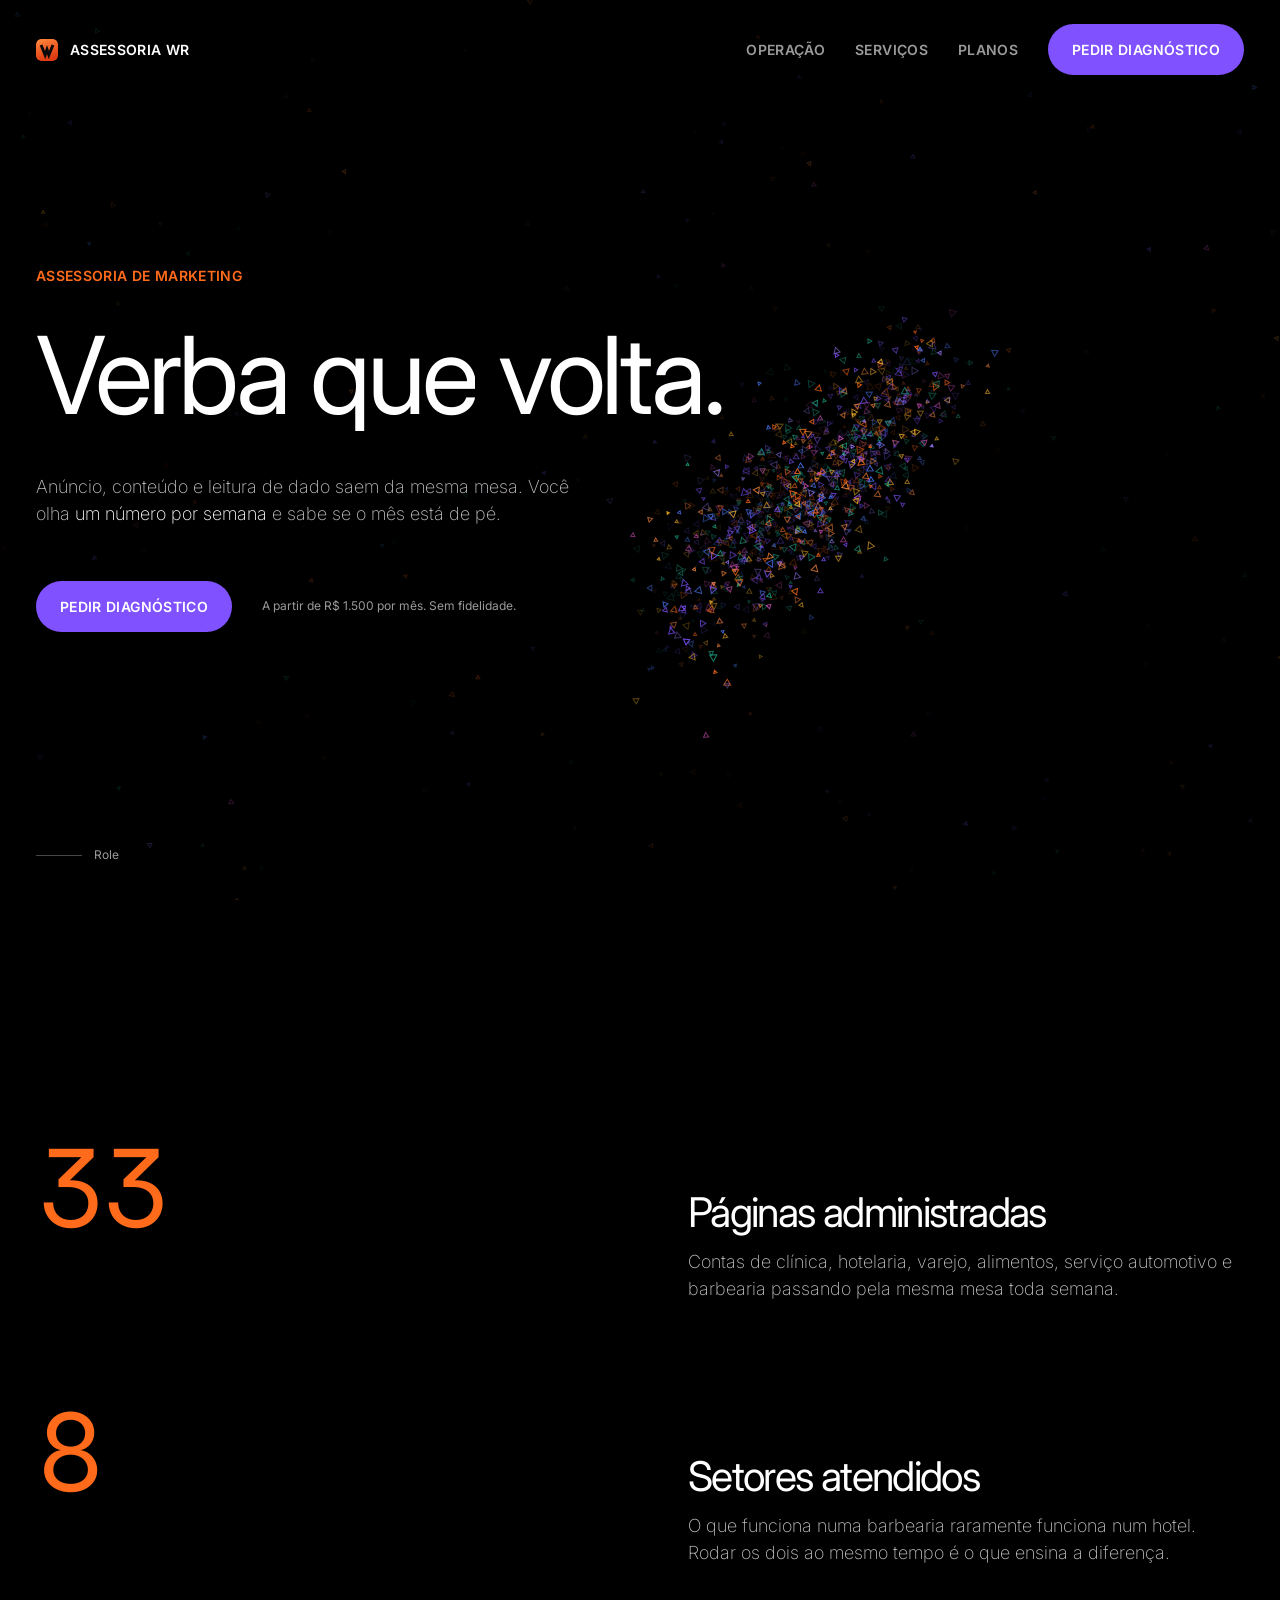
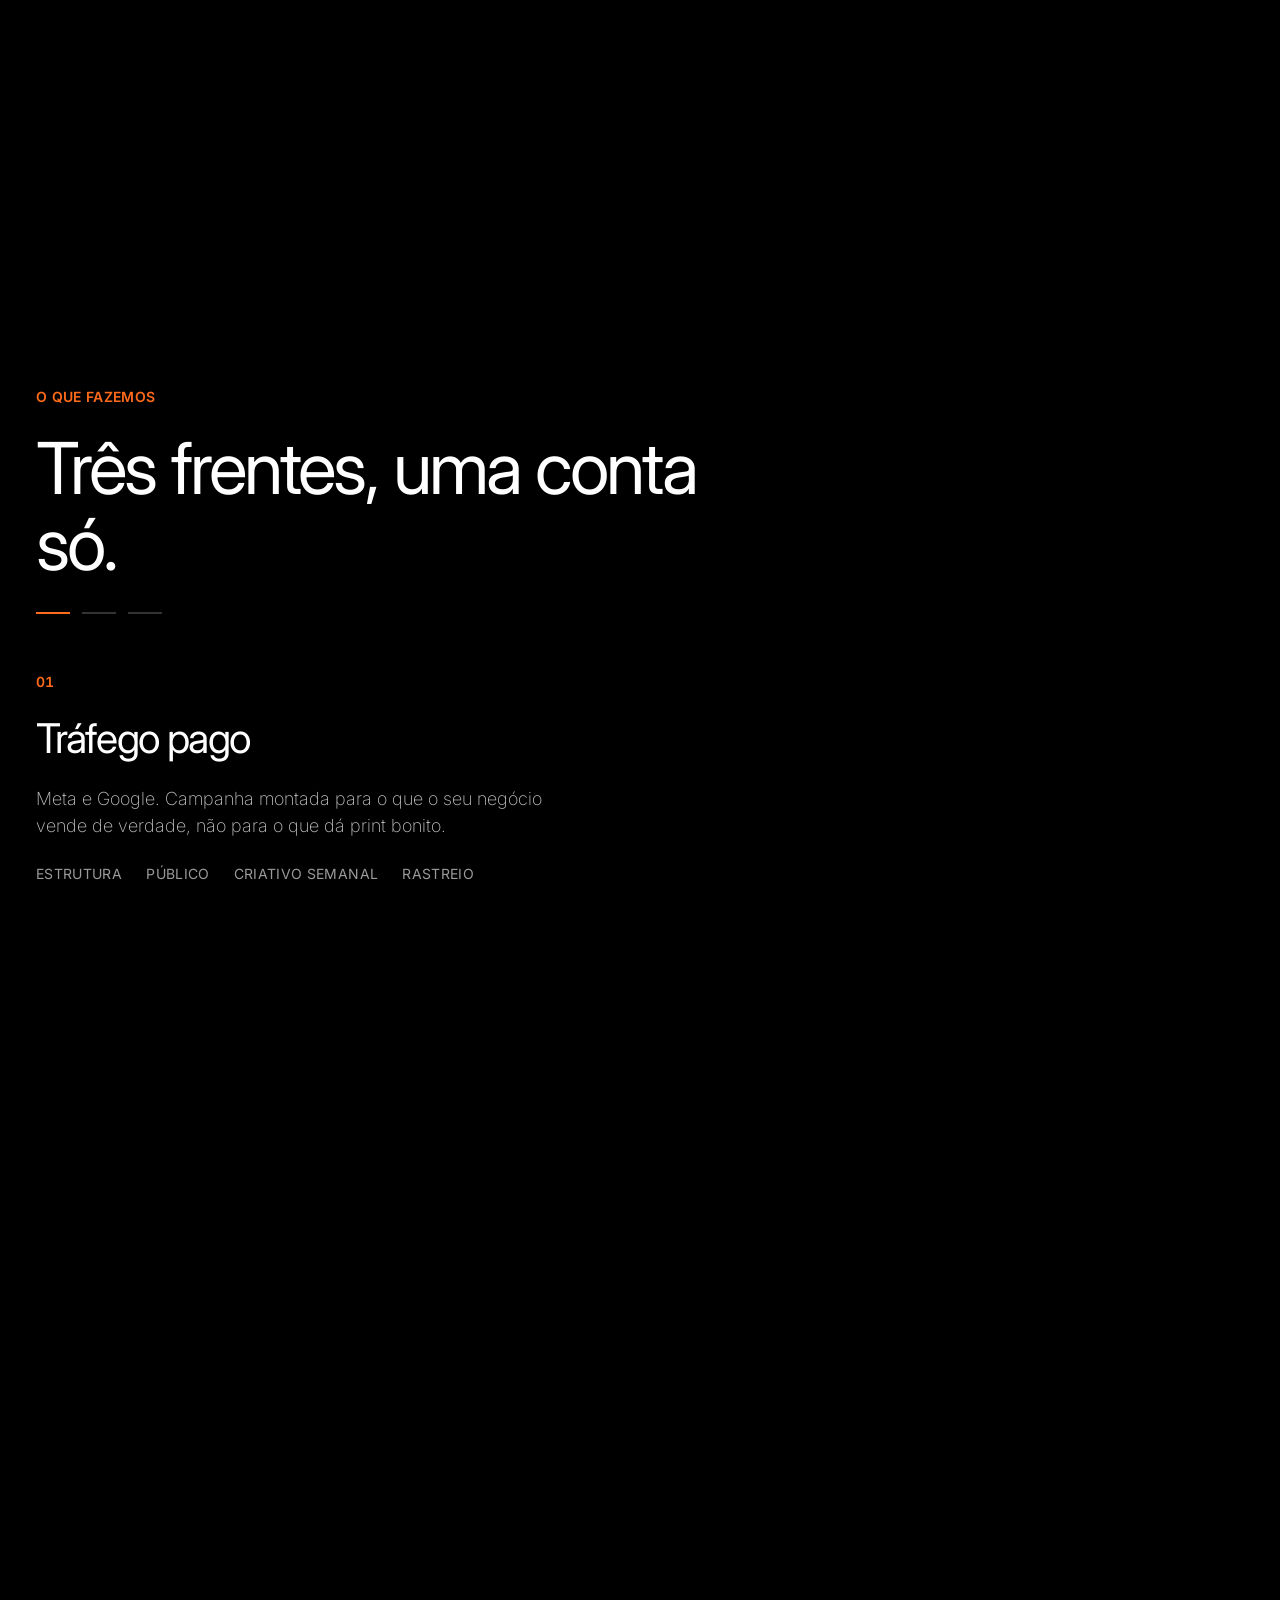
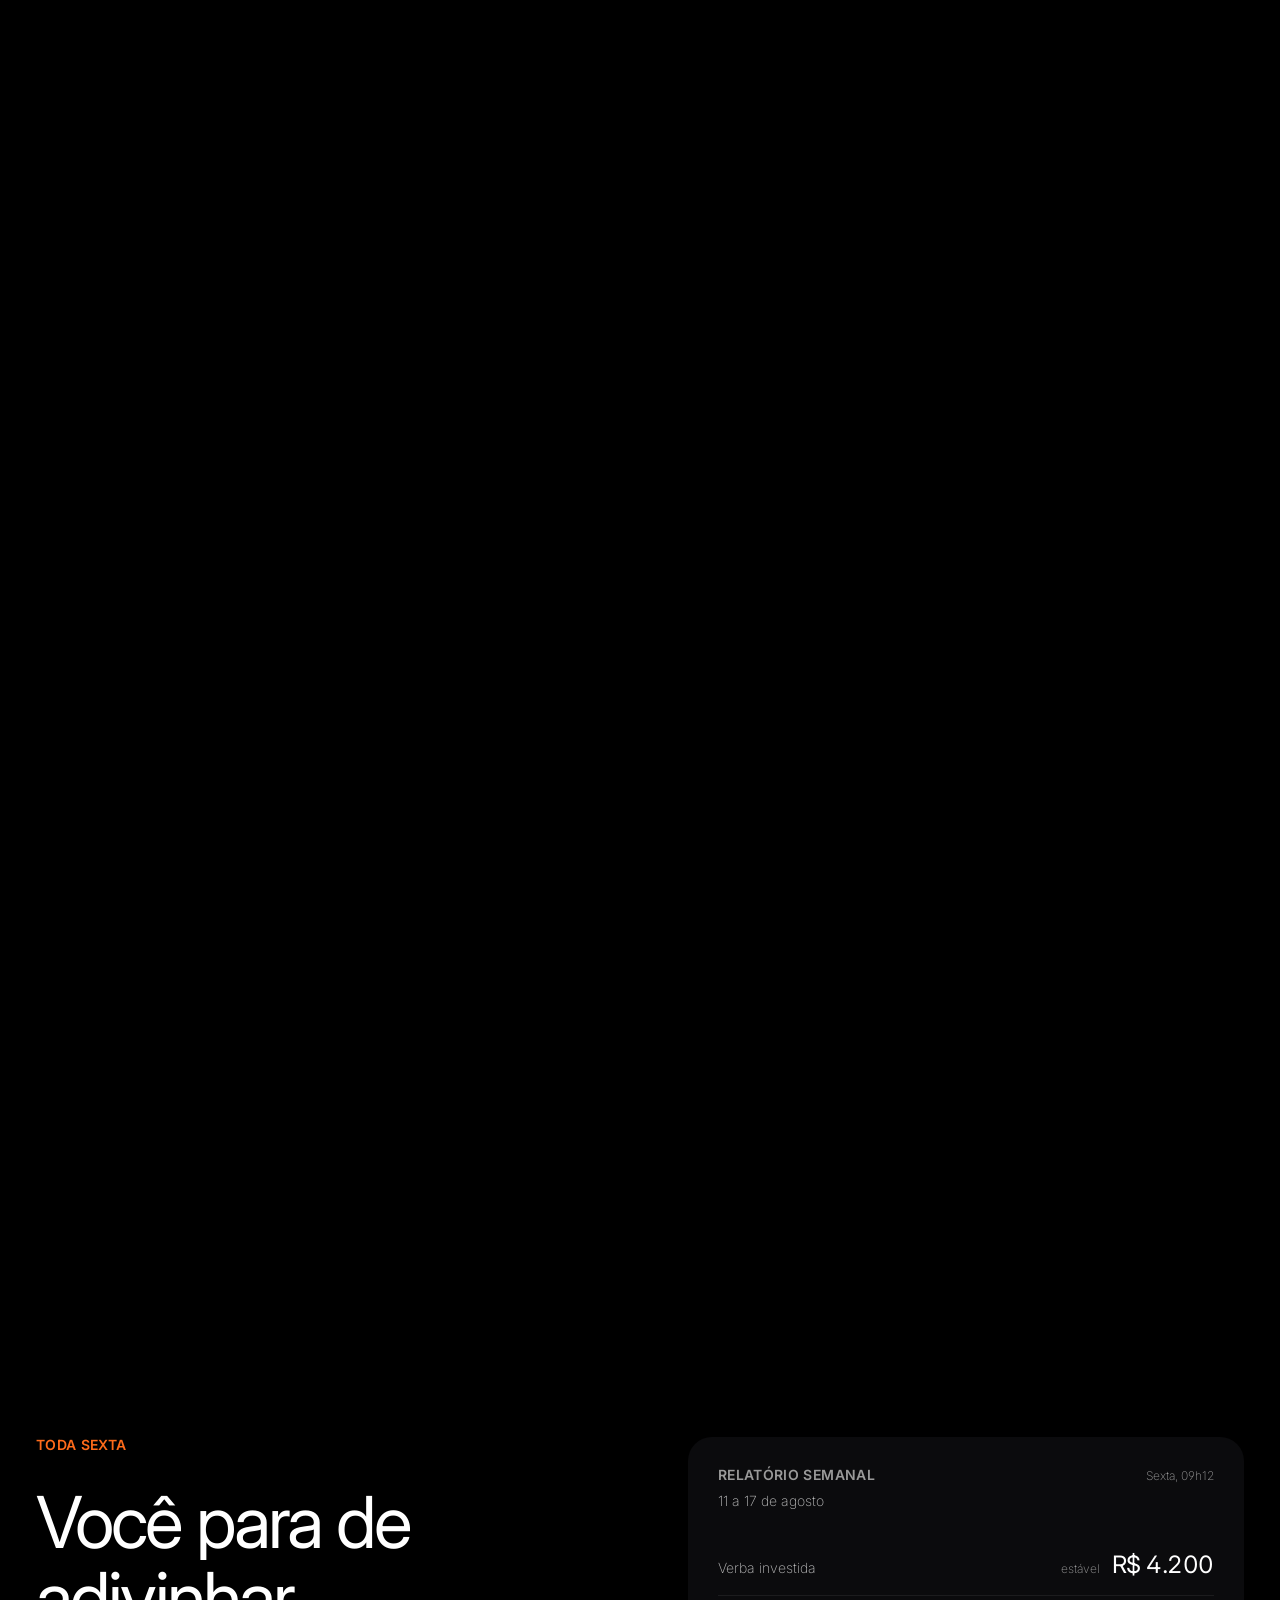
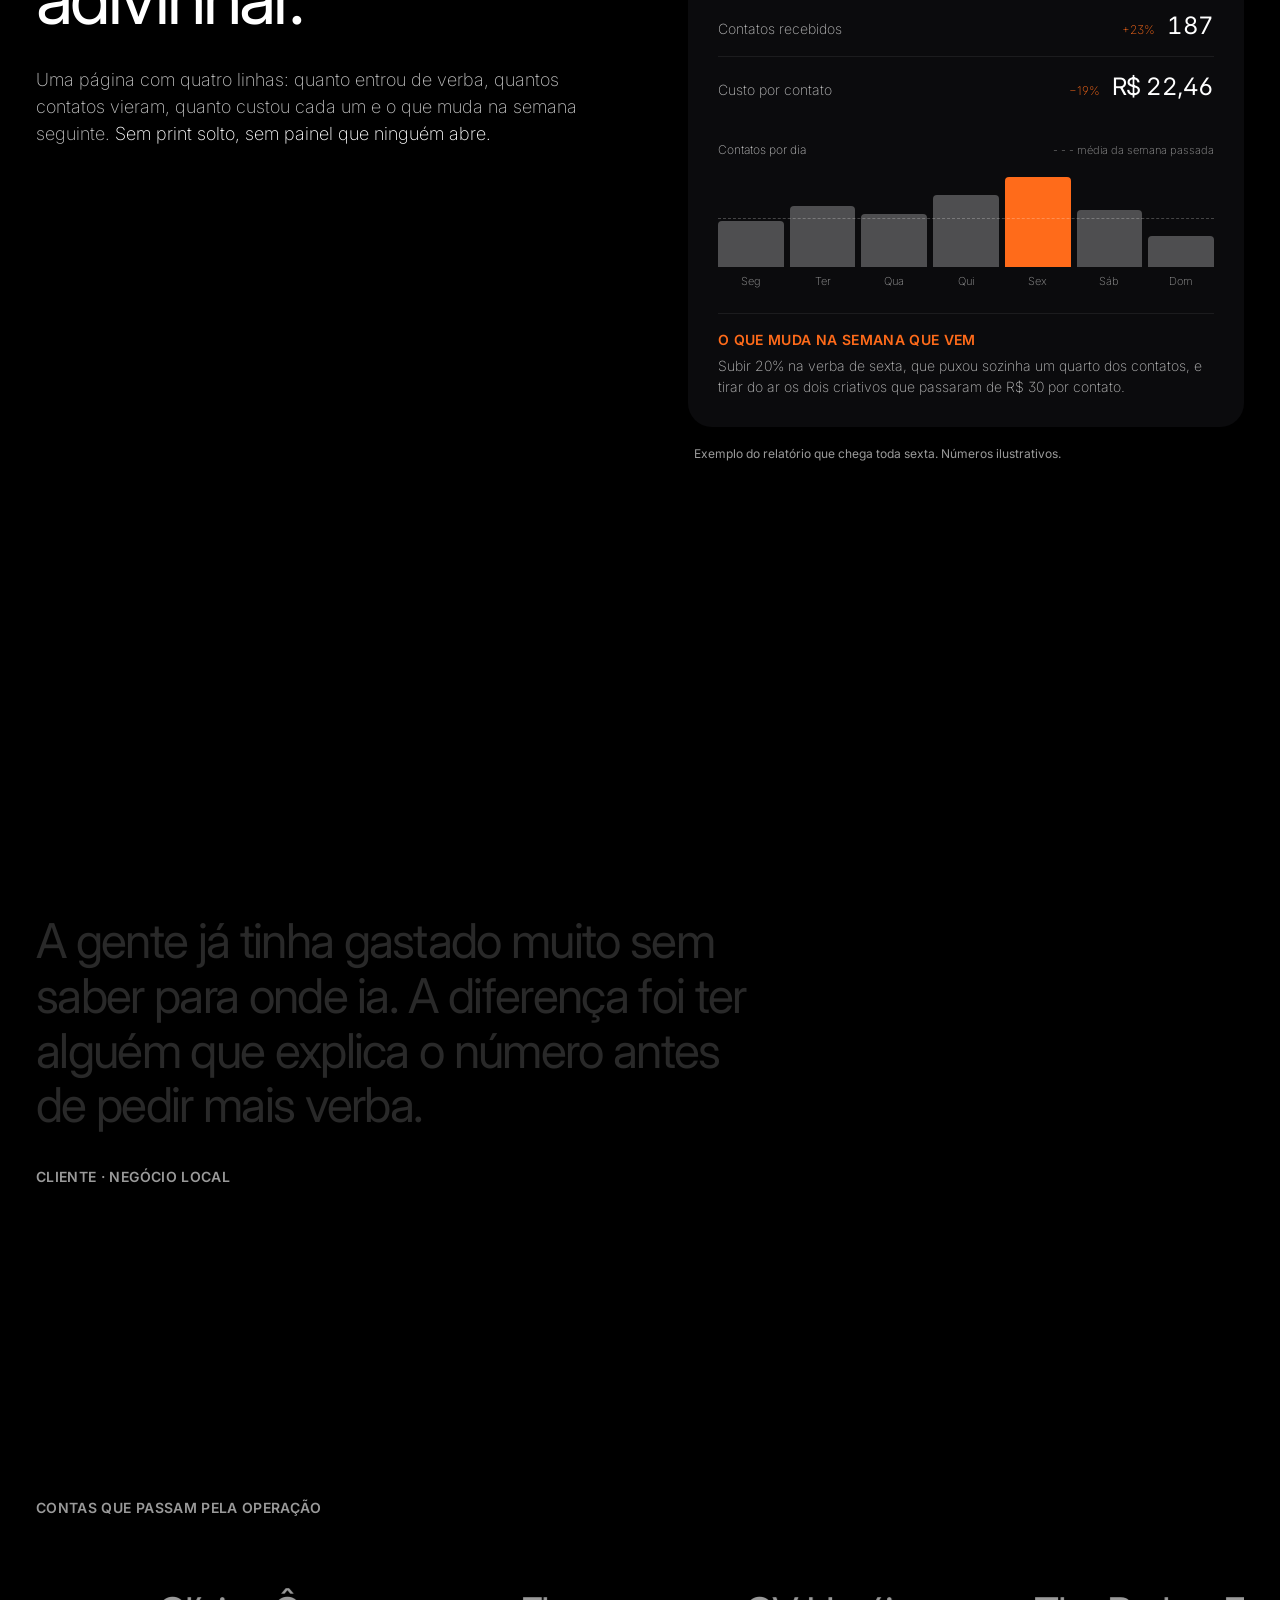
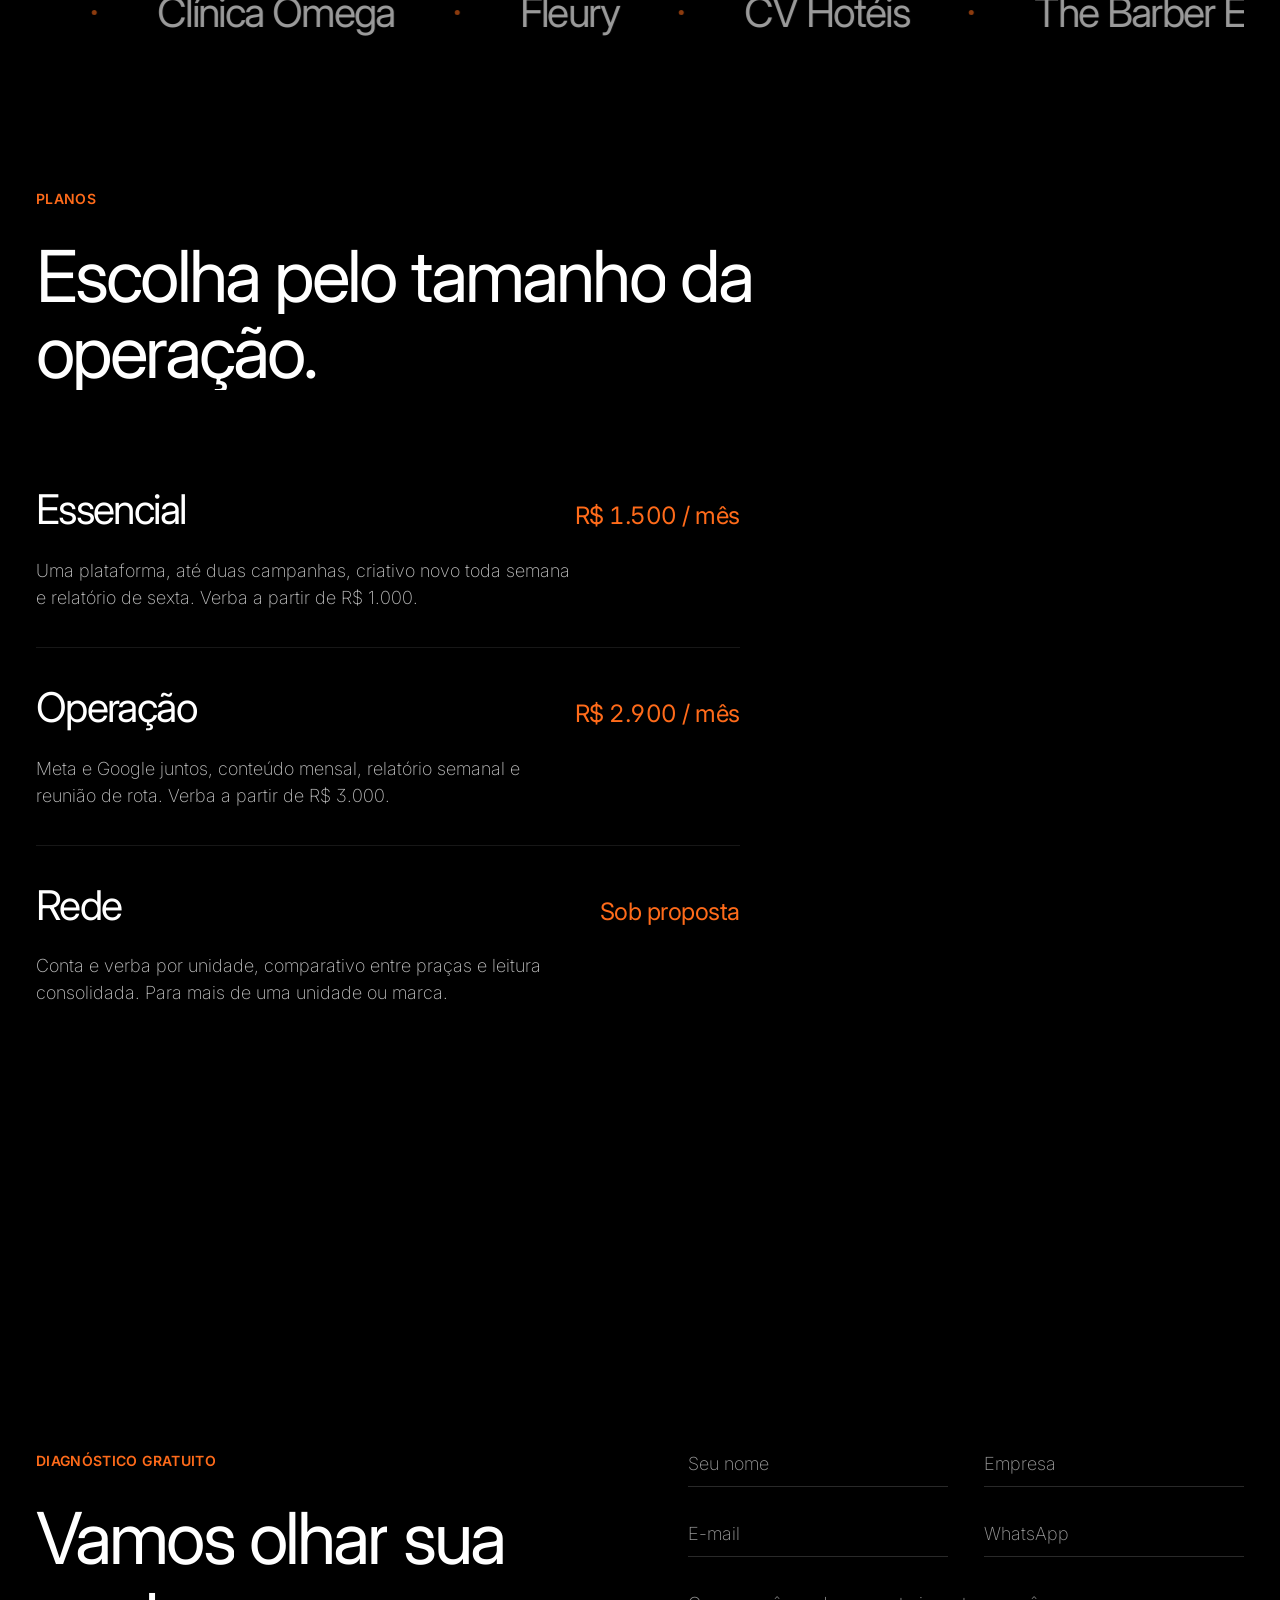
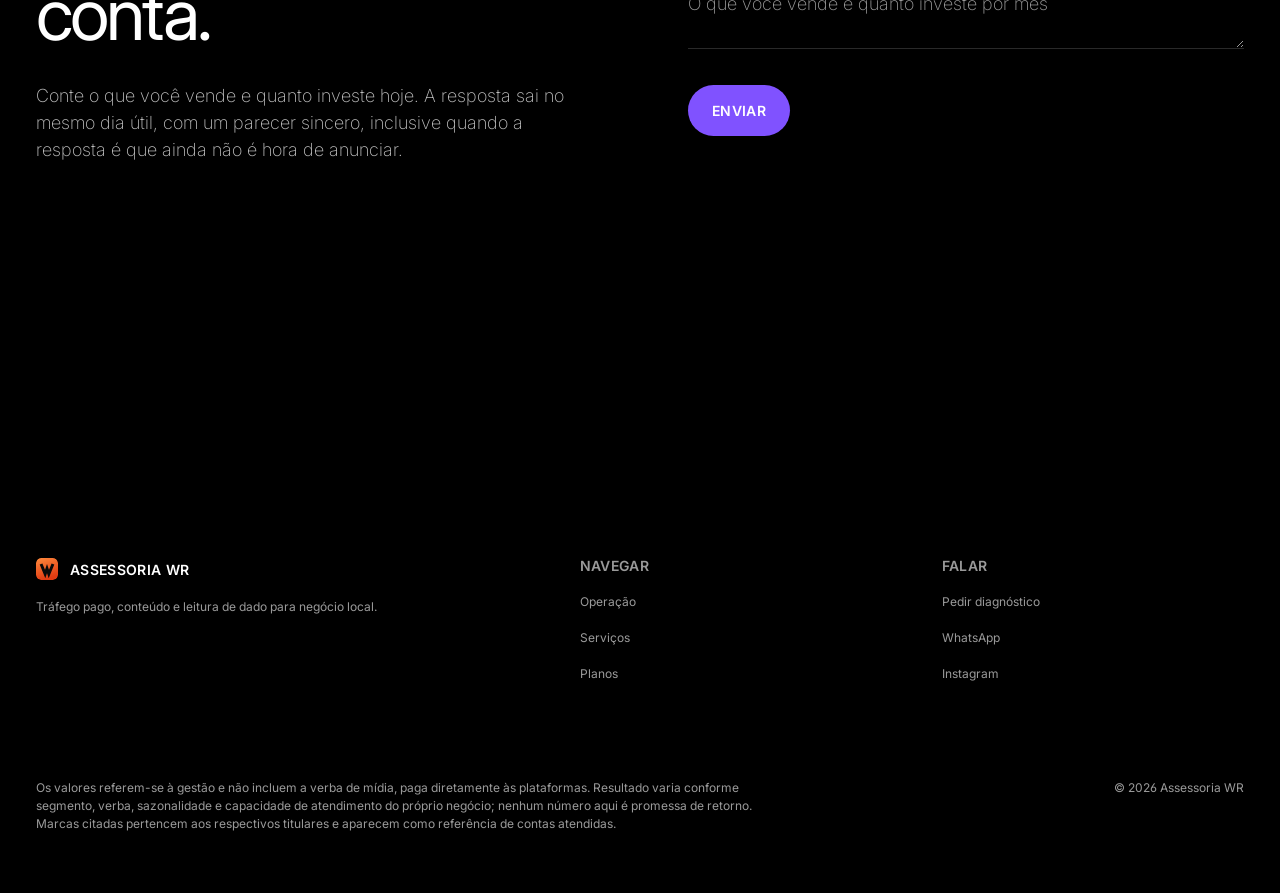
<file: site/index.html>
<!doctype html>
<html lang="pt-BR">
<head>
<meta charset="utf-8">
<meta name="viewport" content="width=device-width, initial-scale=1">
<title>Assessoria WR — verba que volta</title>
<meta name="description" content="Assessoria de marketing para negócio local: tráfego pago, conteúdo e um relatório por semana.">
<meta name="theme-color" content="#000000">
<meta property="og:title" content="Assessoria WR — verba que volta">
<meta property="og:description" content="Tráfego pago, conteúdo e um relatório por semana para negócio local.">
<meta property="og:type" content="website">
<link rel="preconnect" href="https://fonts.googleapis.com">
<link rel="preconnect" href="https://fonts.gstatic.com" crossorigin>
<link href="https://fonts.googleapis.com/css2?family=Inter:wght@200;400;600&display=swap" rel="stylesheet">
<link rel="stylesheet" href="assets/style.css">
</head>
<body>

<div class="progresso" id="progresso" aria-hidden="true"></div>

<!-- a constelação vive atrás da página inteira e muda de forma conforme a rolagem -->
<div class="ceu" aria-hidden="true"><canvas id="ceu"></canvas></div>

<div class="conteudo">

<header class="nav" id="nav">
  <div class="nav__inner">
    <a class="logo" href="#topo" aria-label="Assessoria WR, ir para o topo">
      <svg class="logo__mark" viewBox="0 0 48 48" aria-hidden="true">
        <defs>
          <linearGradient id="brasa" x1="0" y1="0" x2="0.35" y2="1">
            <stop offset="0" stop-color="#ff8a3d"/>
            <stop offset="1" stop-color="#e03b12"/>
          </linearGradient>
        </defs>
        <rect width="48" height="48" rx="11" fill="url(#brasa)"/>
        <path d="M11 13 20 35 24 23 28 35 37 13" fill="none" stroke="#0a0a0a" stroke-width="6.4" stroke-linejoin="miter"/>
      </svg>
      <span class="logo__word">Assessoria WR</span>
    </a>

    <nav class="nav__links" id="navLinks">
      <a class="ghost" href="#operacao">Operação</a>
      <a class="ghost" href="#servicos">Serviços</a>
      <a class="ghost" href="#planos">Planos</a>
      <a class="pill" href="#contato">Pedir diagnóstico</a>
    </nav>

    <button class="nav__toggle" id="navToggle" aria-label="Abrir menu" aria-expanded="false" aria-controls="navLinks">
      <svg width="22" height="22" viewBox="0 0 22 22" fill="none" stroke="currentColor" stroke-width="1.5" aria-hidden="true"><path d="M2 7h18M2 15h18"/></svg>
    </button>
  </div>
</header>

<main id="topo">

  <!-- ato 1 — a promessa. a constelação sobe como uma curva -->
  <section class="cena hero" data-forma="curva" style="position:relative">
    <div class="wrap hero__grid">
      <p class="t-label t-label--ember sobe">Assessoria de marketing</p>
      <h1 class="t-display revela" data-revelar>Verba que volta.</h1>
      <p class="t-body sobe sobe--2">Anúncio, conteúdo e leitura de dado saem da mesma mesa. Você olha <em>um número por semana</em> e sabe se o mês está de pé.</p>
      <div class="hero__pe sobe sobe--3">
        <a class="pill" href="#contato">Pedir diagnóstico</a>
        <span class="t-caption">A partir de R$ 1.500 por mês. Sem fidelidade.</span>
      </div>
    </div>
    <div class="rolar" aria-hidden="true">
      <span class="rolar__fio"></span>
      <span class="t-caption">Role</span>
    </div>
  </section>

  <!-- ato 2 — a escala. dois números, só os que provam -->
  <section class="cena" id="operacao" data-forma="dispersa">
    <div class="wrap numeros">
      <article class="numero sobe">
        <p class="t-display numero__v" data-contar="33">0</p>
        <div class="numero__t">
          <p class="t-hsm">Páginas administradas</p>
          <p class="t-body">Contas de clínica, hotelaria, varejo, alimentos, serviço automotivo e barbearia passando pela mesma mesa toda semana.</p>
        </div>
      </article>

      <article class="numero sobe">
        <p class="t-display numero__v" data-contar="8">0</p>
        <div class="numero__t">
          <p class="t-hsm">Setores atendidos</p>
          <p class="t-body">O que funciona numa barbearia raramente funciona num hotel. Rodar os dois ao mesmo tempo é o que ensina a diferença.</p>
        </div>
      </article>
    </div>
  </section>

  <!-- ato 3 — o que fazemos. a marca se monta enquanto os passos avançam -->
  <section class="palco" id="servicos" data-forma="marca" data-passos="3">
    <div class="palco__fixo">
      <div class="palco__grid">
        <div class="palco__lado">
          <p class="t-label t-label--ember">O que fazemos</p>
          <h2 class="t-hlg">Três frentes, uma conta só.</h2>
          <div class="indice" id="indice" aria-hidden="true"><span></span><span></span><span></span></div>

          <div class="passos" id="passos">
          <article class="passo is-active">
            <p class="t-label passo__n">01</p>
            <h3 class="t-hsm">Tráfego pago</h3>
            <p class="t-body">Meta e Google. Campanha montada para o que o seu negócio vende de verdade, não para o que dá print bonito.</p>
            <ul class="passo__lista">
              <li>Estrutura</li><li>Público</li><li>Criativo semanal</li><li>Rastreio</li>
            </ul>
          </article>

          <article class="passo">
            <p class="t-label passo__n">02</p>
            <h3 class="t-hsm">Conteúdo e social</h3>
            <p class="t-body">Perfil que sustenta o anúncio. Quem clica no seu link encontra uma página que responde às dúvidas antes de você.</p>
            <ul class="passo__lista">
              <li>Calendário</li><li>Carrossel</li><li>Reels</li><li>Direct</li>
            </ul>
          </article>

          <article class="passo">
            <p class="t-label passo__n">03</p>
            <h3 class="t-hsm">Estratégia e dados</h3>
            <p class="t-body">A parte que quase ninguém entrega: alguém olhando o número e dizendo, em português, o que fazer com ele.</p>
            <ul class="passo__lista">
              <li>Diagnóstico</li><li>Meta de custo</li><li>Relatório</li><li>Rota mensal</li>
            </ul>
          </article>
          </div>
        </div>
      </div>
    </div>
  </section>

  <!-- ato 4 — o relatório. a página que chega toda sexta -->
  <section class="cena" data-forma="dispersa">
    <div class="wrap duo duo--start">
      <div class="stack">
        <p class="t-label t-label--ember sobe">Toda sexta</p>
        <h2 class="t-hlg revela" data-revelar>Você para de adivinhar.</h2>
        <p class="t-body sobe sobe--2">Uma página com quatro linhas: quanto entrou de verba, quantos contatos vieram, quanto custou cada um e o que muda na semana seguinte. <em>Sem print solto, sem painel que ninguém abre.</em></p>
      </div>

      <figure class="relato sobe sobe--2" id="relato">
        <div class="relato__folha">
          <header class="relato__topo">
            <div>
              <p class="t-label">Relatório semanal</p>
              <p class="relato__periodo">11 a 17 de agosto</p>
            </div>
            <span class="relato__selo">Sexta, 09h12</span>
          </header>

          <div class="relato__linhas">
            <div class="relato__linha">
              <span class="relato__rotulo">Verba investida</span>
              <span class="relato__direita">
                <span class="relato__delta relato__delta--neutro">estável</span>
                <span class="relato__valor" data-valor="4200" data-formato="moeda0">R$ 0</span>
              </span>
            </div>
            <div class="relato__linha">
              <span class="relato__rotulo">Contatos recebidos</span>
              <span class="relato__direita">
                <span class="relato__delta relato__delta--sobe">+23%</span>
                <span class="relato__valor" data-valor="187" data-formato="inteiro">0</span>
              </span>
            </div>
            <div class="relato__linha">
              <span class="relato__rotulo">Custo por contato</span>
              <span class="relato__direita">
                <span class="relato__delta relato__delta--sobe">−19%</span>
                <span class="relato__valor" data-valor="22.46" data-formato="moeda2">R$ 0,00</span>
              </span>
            </div>
          </div>

          <!-- contatos por dia. série única: sem legenda, o título nomeia -->
          <figure class="grafico">
            <figcaption class="grafico__cabeca">
              <span class="grafico__titulo">Contatos por dia</span>
              <span class="grafico__ref-rotulo">- - -  média da semana passada</span>
            </figcaption>
            <div class="grafico__area">
              <div class="grafico__plot">
                <div class="grafico__ref" style="--v:22"></div>
                <button class="barra" style="--v:21" data-dia="Segunda" data-n="21"><i></i></button>
                <button class="barra" style="--v:28" data-dia="Terça"   data-n="28"><i></i></button>
                <button class="barra" style="--v:24" data-dia="Quarta"  data-n="24"><i></i></button>
                <button class="barra" style="--v:33" data-dia="Quinta"  data-n="33"><i></i></button>
                <button class="barra barra--pico" style="--v:41" data-dia="Sexta" data-n="41"><i></i></button>
                <button class="barra" style="--v:26" data-dia="Sábado"  data-n="26"><i></i></button>
                <button class="barra" style="--v:14" data-dia="Domingo" data-n="14"><i></i></button>
              </div>
              <div class="grafico__dias"><span>Seg</span><span>Ter</span><span>Qua</span><span>Qui</span><span>Sex</span><span>Sáb</span><span>Dom</span></div>
              <div class="dica" id="dica" role="status"></div>
            </div>
          </figure>

          <div class="relato__acao">
            <p class="t-label t-label--ember">O que muda na semana que vem</p>
            <p class="relato__texto">Subir 20% na verba de sexta, que puxou sozinha um quarto dos contatos, e tirar do ar os dois criativos que passaram de R$ 30 por contato.</p>
          </div>
        </div>
        <figcaption class="t-caption relato__nota">Exemplo do relatório que chega toda sexta. Números ilustrativos.</figcaption>
      </figure>
    </div>
  </section>

  <!-- ato 5 — a fala do cliente, iluminada palavra a palavra -->
  <section class="cena" data-forma="onda">
    <div class="wrap">
      <blockquote class="t-h destaque limite-titulo" data-destacar>A gente já tinha gastado muito sem saber para onde ia. A diferença foi ter alguém que explica o número antes de pedir mais verba.</blockquote>
      <p class="t-label" style="margin-top:36px">Cliente · negócio local</p>
    </div>
  </section>

  <!-- letreiro -->
  <section class="cena cena--auto" style="padding-top:0;padding-bottom:0">
    <div style="width:100%">
      <div class="wrap" style="padding-bottom:36px"><p class="t-label">Contas que passam pela operação</p></div>
      <div class="letreiro">
        <ul class="letreiro__trilho t-hsm" id="trilho">
          <li>WIND Company</li><li>Clínica Ômega</li><li>Fleury</li><li>CV Hotéis</li>
          <li>The Barber Exclusive</li><li>Ideal Alimentos</li><li>Berg Pneus</li><li>Topmake</li>
        </ul>
      </div>
    </div>
  </section>

  <!-- ato 6 — planos, em linha, não em tabela -->
  <section class="cena" id="planos" data-forma="grade">
    <div class="wrap stack-l">
      <div class="stack">
        <p class="t-label t-label--ember sobe">Planos</p>
        <h2 class="t-hlg limite-titulo revela" data-revelar>Escolha pelo tamanho da operação.</h2>
      </div>

      <div class="sobe planos">
        <article class="plano">
          <h3 class="t-hsm">Essencial</h3>
          <p class="t-h2xs plano__preco">R$ 1.500 / mês</p>
          <p class="t-body plano__d">Uma plataforma, até duas campanhas, criativo novo toda semana e relatório de sexta. Verba a partir de R$ 1.000.</p>
        </article>

        <article class="plano">
          <h3 class="t-hsm">Operação</h3>
          <p class="t-h2xs plano__preco">R$ 2.900 / mês</p>
          <p class="t-body plano__d">Meta e Google juntos, conteúdo mensal, relatório semanal e reunião de rota. Verba a partir de R$ 3.000.</p>
        </article>

        <article class="plano">
          <h3 class="t-hsm">Rede</h3>
          <p class="t-h2xs plano__preco">Sob proposta</p>
          <p class="t-body plano__d">Conta e verba por unidade, comparativo entre praças e leitura consolidada. Para mais de uma unidade ou marca.</p>
        </article>
      </div>
    </div>
  </section>

  <!-- ato 7 — o convite -->
  <section class="cena" id="contato" data-forma="ponto">
    <div class="wrap duo duo--start">
      <div class="stack">
        <p class="t-label t-label--ember sobe">Diagnóstico gratuito</p>
        <h2 class="t-hlg revela" data-revelar>Vamos olhar sua conta.</h2>
        <p class="t-body sobe sobe--2">Conte o que você vende e quanto investe hoje. A resposta sai no mesmo dia útil, com um parecer sincero, inclusive quando a resposta é que ainda não é hora de anunciar.</p>
      </div>

      <form class="form sobe sobe--2" id="form" novalidate>
        <div class="form__pair">
          <input class="input" type="text" name="nome" placeholder="Seu nome" autocomplete="name">
          <input class="input" type="text" name="empresa" placeholder="Empresa" autocomplete="organization">
        </div>
        <div class="form__pair">
          <input class="input" type="email" name="email" placeholder="E-mail" autocomplete="email">
          <input class="input" type="tel" name="telefone" placeholder="WhatsApp" autocomplete="tel">
        </div>
        <textarea class="input" name="mensagem" rows="2" placeholder="O que você vende e quanto investe por mês"></textarea>
        <button class="pill" type="submit">Enviar</button>
        <p class="t-caption" id="formStatus" role="status"></p>
      </form>
    </div>
  </section>

</main>

<footer class="footer">
  <div class="wrap">
    <div class="footer__grid">
      <div class="footer__col">
        <a class="logo" href="#topo" aria-label="Assessoria WR">
          <svg class="logo__mark" viewBox="0 0 48 48" aria-hidden="true">
            <rect width="48" height="48" rx="11" fill="url(#brasa)"/>
            <path d="M11 13 20 35 24 23 28 35 37 13" fill="none" stroke="#0a0a0a" stroke-width="6.4" stroke-linejoin="miter"/>
          </svg>
          <span class="logo__word">Assessoria WR</span>
        </a>
        <p class="t-caption">Tráfego pago, conteúdo e leitura de dado para negócio local.</p>
      </div>
      <div class="footer__col">
        <p class="t-label">Navegar</p>
        <a class="t-caption" href="#operacao">Operação</a>
        <a class="t-caption" href="#servicos">Serviços</a>
        <a class="t-caption" href="#planos">Planos</a>
      </div>
      <div class="footer__col">
        <p class="t-label">Falar</p>
        <a class="t-caption" href="#contato">Pedir diagnóstico</a>
        <a class="t-caption" href="https://wa.me/5500000000000" target="_blank" rel="noopener">WhatsApp</a>
        <a class="t-caption" href="https://instagram.com/wallaceribas_" target="_blank" rel="noopener">Instagram</a>
      </div>
    </div>
    <div class="footer__legal">
      <p class="t-caption">Os valores referem-se à gestão e não incluem a verba de mídia, paga diretamente às plataformas. Resultado varia conforme segmento, verba, sazonalidade e capacidade de atendimento do próprio negócio; nenhum número aqui é promessa de retorno. Marcas citadas pertencem aos respectivos titulares e aparecem como referência de contas atendidas.</p>
      <p class="t-caption">© <span id="ano">2026</span> Assessoria WR</p>
    </div>
  </div>
</footer>

</div>

<script src="assets/app.js"></script>
</body>
</html>
</file>
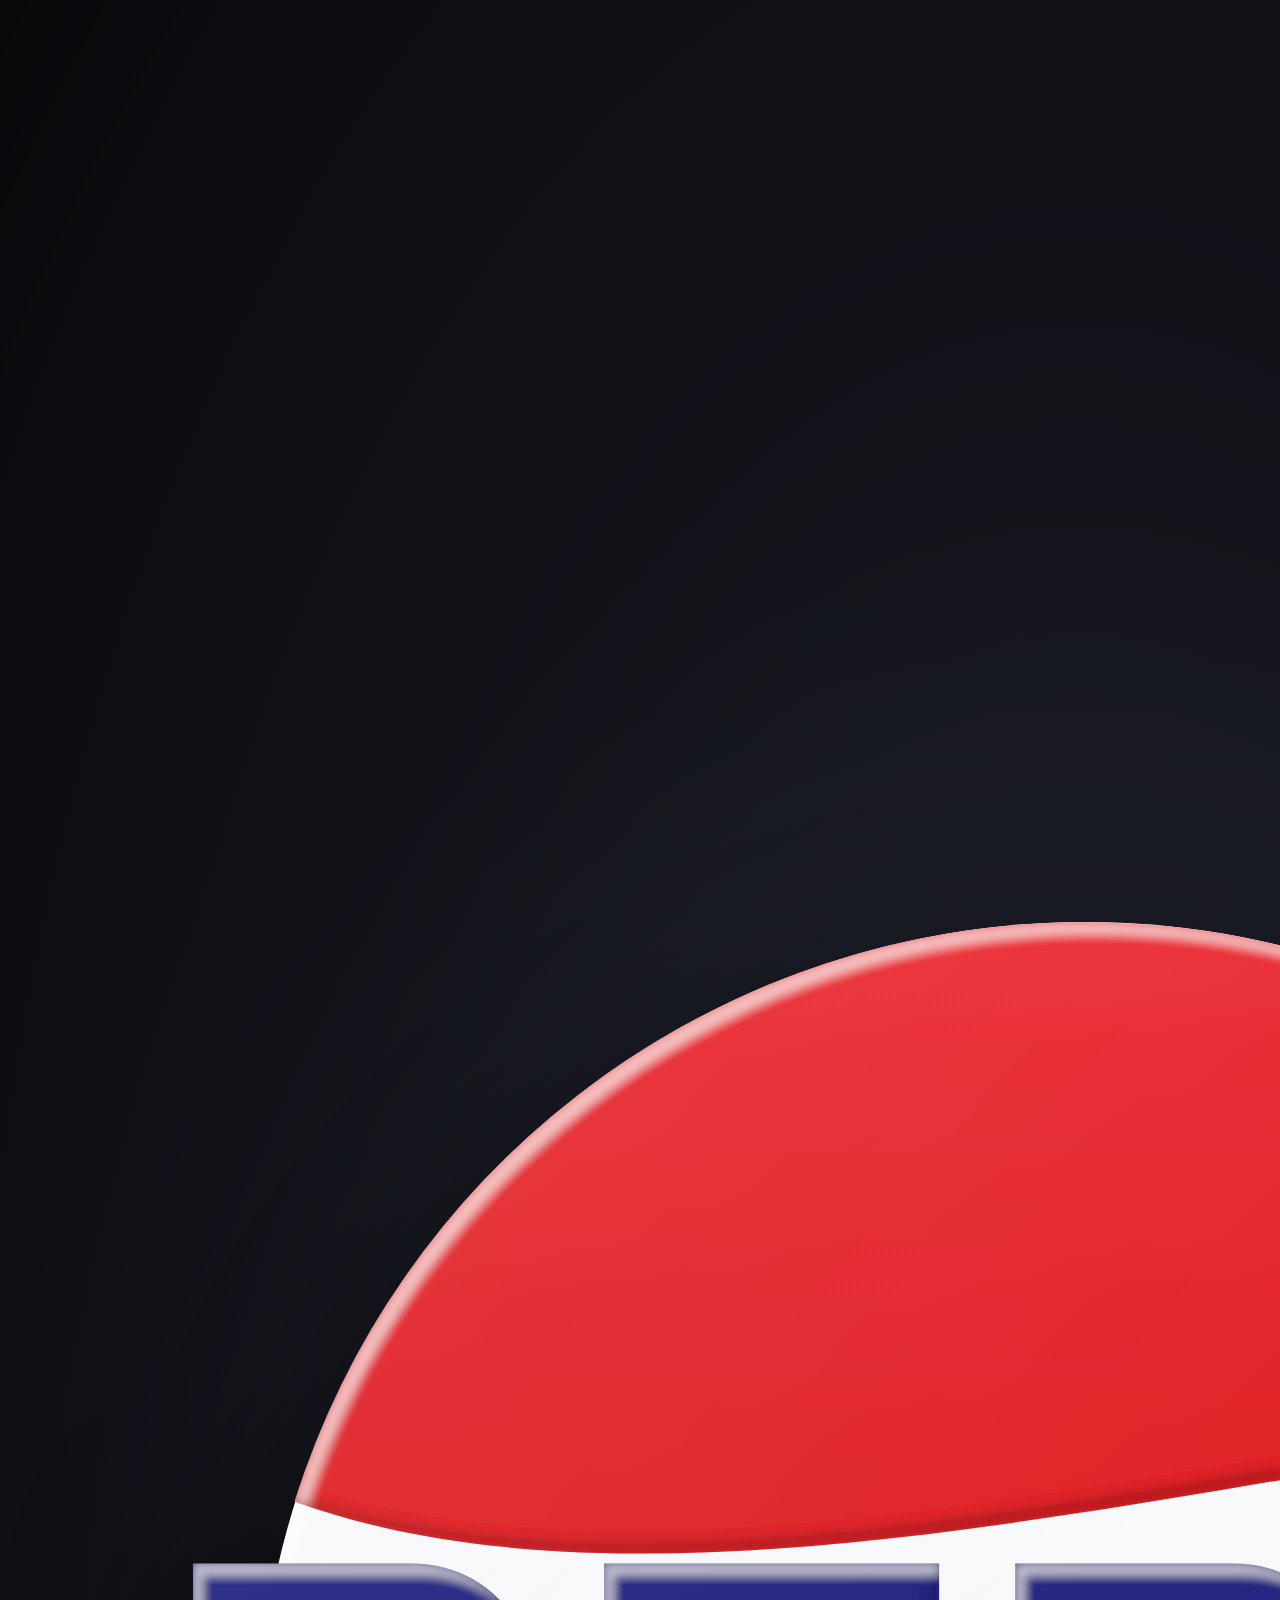
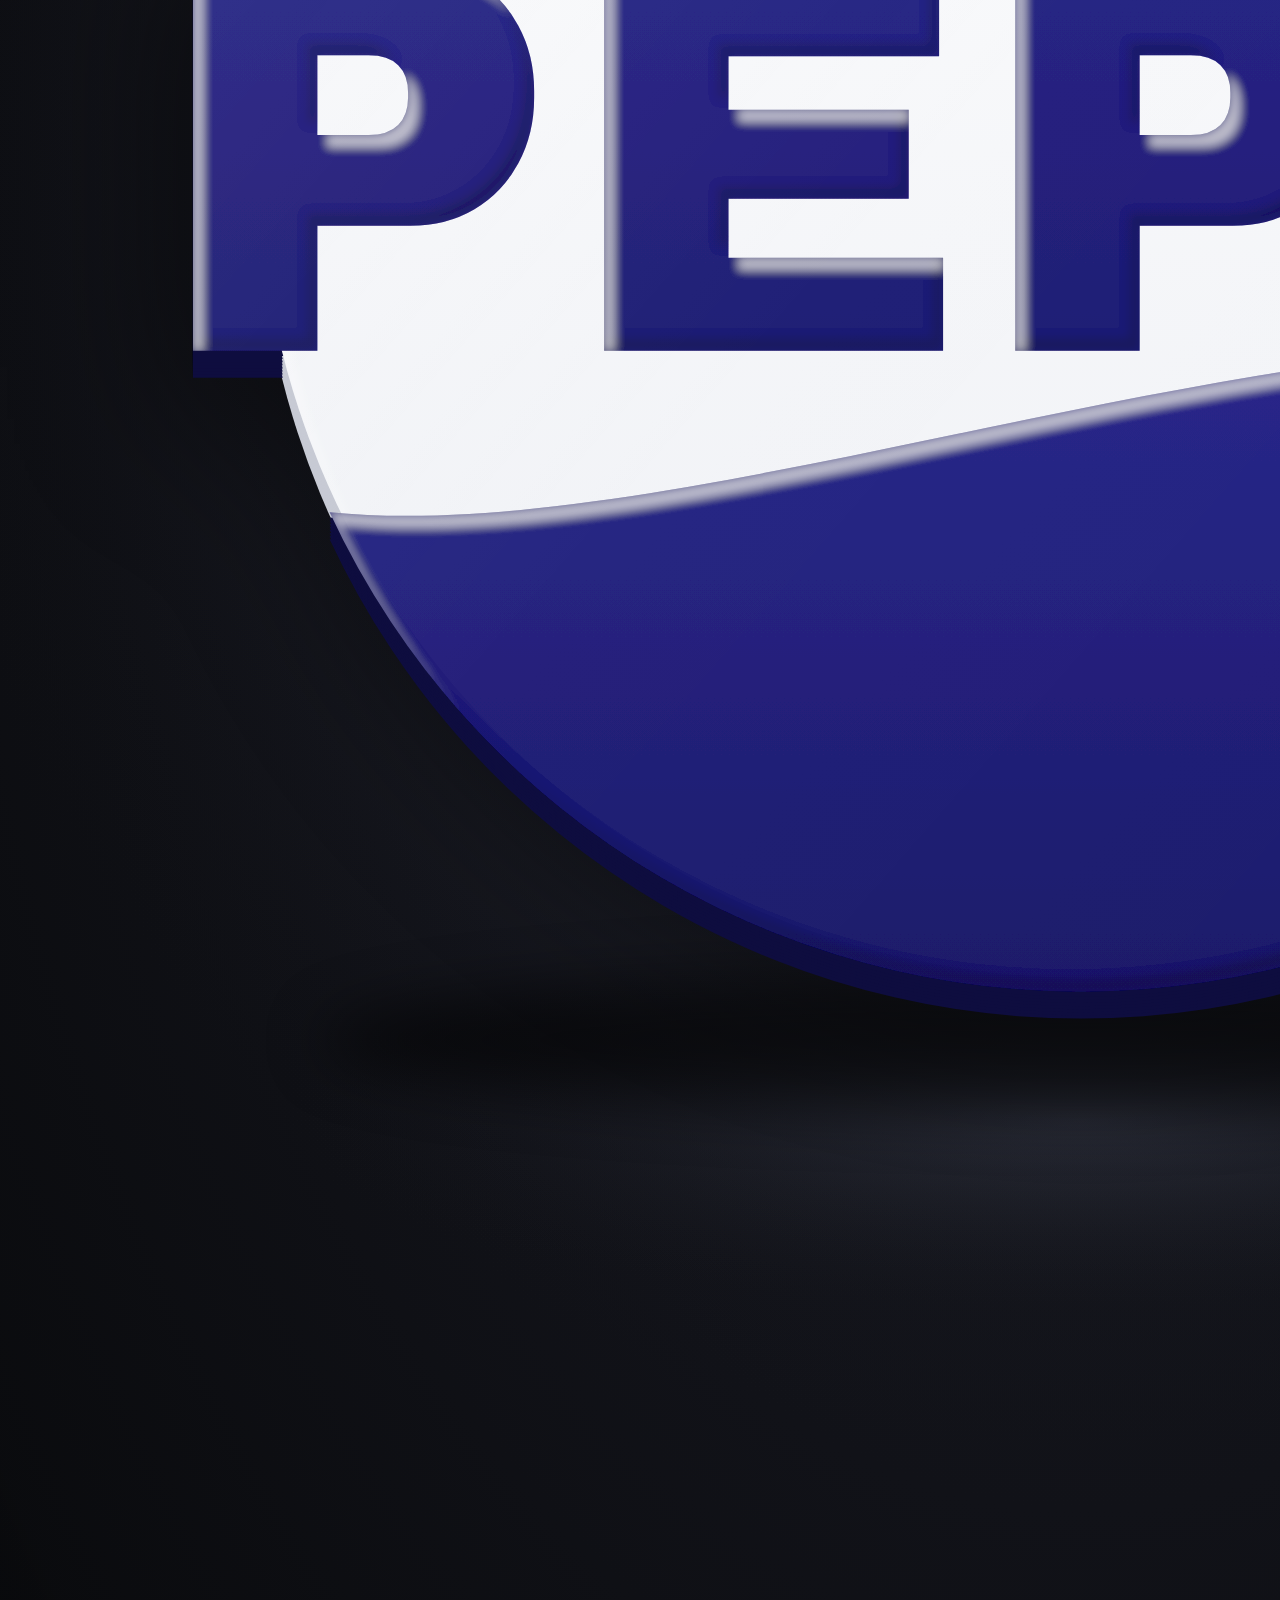
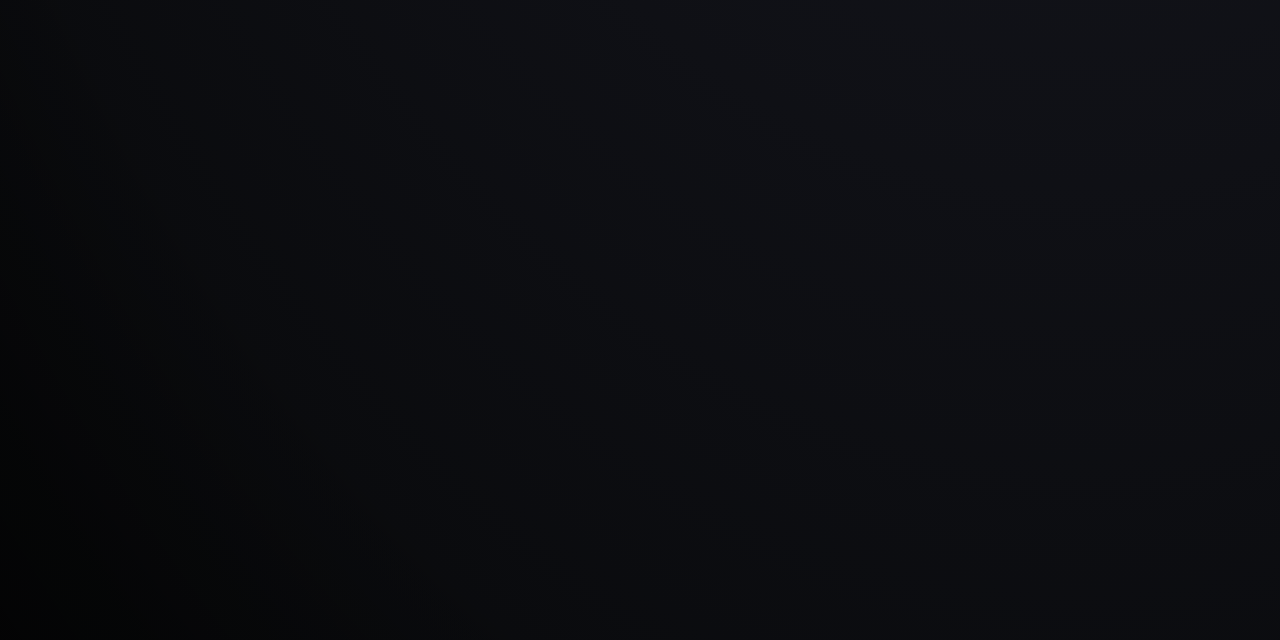
<file: conteudo/logo-3d-pepsi/logo-3d.html>
<!doctype html>
<html><head><meta charset="utf-8">
<title>Logo 3D — 4K 9:16</title>
<style>
@font-face { font-family:'ArchivoBlack'; src:url('archivo-black.ttf') format('truetype'); }
html,body{margin:0;padding:0;width:2160px;height:3840px;overflow:hidden;background:#000;}
svg{display:block;}
.screen{mix-blend-mode:screen;}
</style></head>
<body>
<svg width="2160" height="3840" viewBox="0 0 2160 3840" xmlns="http://www.w3.org/2000/svg">
  <defs>
    <!-- studio backdrop -->
    <radialGradient id="bgGrad" cx="50%" cy="42%" r="78%">
      <stop offset="0%" stop-color="#1b1d26"/>
      <stop offset="50%" stop-color="#111218"/>
      <stop offset="100%" stop-color="#060708"/>
    </radialGradient>
    <radialGradient id="spot" cx="50%" cy="50%" r="50%">
      <stop offset="0%" stop-color="#aab3cf" stop-opacity="0.20"/>
      <stop offset="60%" stop-color="#6b7390" stop-opacity="0.07"/>
      <stop offset="100%" stop-color="#000000" stop-opacity="0"/>
    </radialGradient>
    <radialGradient id="vignette" cx="50%" cy="45%" r="75%">
      <stop offset="0%" stop-color="#000" stop-opacity="0"/>
      <stop offset="80%" stop-color="#000" stop-opacity="0"/>
      <stop offset="100%" stop-color="#000" stop-opacity="0.55"/>
    </radialGradient>
    <!-- floor light pool -->
    <radialGradient id="floorPool" cx="50%" cy="50%" r="50%">
      <stop offset="0%" stop-color="#8d96b5" stop-opacity="0.16"/>
      <stop offset="100%" stop-color="#000" stop-opacity="0"/>
    </radialGradient>

    <!-- subtle material gradients (kept close to original colors) -->
    <linearGradient id="redFace" x1="0" y1="0" x2="0" y2="1">
      <stop offset="0" stop-color="#EB2A31"/>
      <stop offset="1" stop-color="#DF2026"/>
    </linearGradient>
    <linearGradient id="navyFace" x1="0" y1="0" x2="0" y2="1">
      <stop offset="0" stop-color="#26248A"/>
      <stop offset="1" stop-color="#1B1969"/>
    </linearGradient>
    <linearGradient id="wordFace" x1="0" y1="0" x2="0" y2="1">
      <stop offset="0" stop-color="#252288"/>
      <stop offset="1" stop-color="#1C1A6D"/>
    </linearGradient>
    <linearGradient id="discFace" x1="0" y1="0" x2="0" y2="1">
      <stop offset="0" stop-color="#FFFFFF"/>
      <stop offset="1" stop-color="#EDEFF4"/>
    </linearGradient>

    <!-- emboss bevel: soft specular highlight from upper-left, kept inside the shape -->
    <filter id="bevel" x="-20%" y="-20%" width="140%" height="140%">
      <!-- light inner edge, top-left -->
      <feOffset in="SourceAlpha" dx="5" dy="6" result="offBR"/>
      <feComposite in="SourceAlpha" in2="offBR" operator="out" result="edgeTL"/>
      <feGaussianBlur in="edgeTL" stdDeviation="2.2" result="edgeTLb"/>
      <feFlood flood-color="#ffffff" flood-opacity="0.5" result="wh"/>
      <feComposite in="wh" in2="edgeTLb" operator="in" result="lite"/>
      <!-- dark inner edge, bottom-right -->
      <feOffset in="SourceAlpha" dx="-5" dy="-6" result="offTL"/>
      <feComposite in="SourceAlpha" in2="offTL" operator="out" result="edgeBR"/>
      <feGaussianBlur in="edgeBR" stdDeviation="2.2" result="edgeBRb"/>
      <feFlood flood-color="#000000" flood-opacity="0.38" result="bk"/>
      <feComposite in="bk" in2="edgeBRb" operator="in" result="dark"/>
      <!-- keep both bands inside the shape -->
      <feMerge result="bands"><feMergeNode in="dark"/><feMergeNode in="lite"/></feMerge>
      <feComposite in="bands" in2="SourceAlpha" operator="in" result="bandsIn"/>
      <feMerge><feMergeNode in="SourceGraphic"/><feMergeNode in="bandsIn"/></feMerge>
    </filter>

    <!-- sheen across the face -->
    <linearGradient id="sheen" gradientUnits="userSpaceOnUse" x1="380" y1="240" x2="1280" y2="1030">
      <stop offset="0" stop-color="#ffffff" stop-opacity="0.10"/>
      <stop offset="0.45" stop-color="#ffffff" stop-opacity="0.02"/>
      <stop offset="1" stop-color="#ffffff" stop-opacity="0"/>
    </linearGradient>

    <!-- ===== logo geometry (design space: circle c=827,620 r=400) ===== -->
    <circle id="shpDisc" cx="827" cy="620" r="400"/>
    <path id="shpRed"  d="M445,500 C660,578 1000,448 1194,462 A400,400 0 0 0 445,500 Z"/>
    <path id="shpNavy" d="M462,795 C660,815 1010,655 1209,738 A400,400 0 0 1 462,795 Z"/>
    <clipPath id="logoClip">
      <use href="#shpDisc"/>
      <text x="827" y="717" text-anchor="middle" font-family="ArchivoBlack" font-size="272" letter-spacing="2">PEPSI</text>
    </clipPath>

    <!-- one flat copy of the whole logo, used for extrusion slices -->
    <g id="logoFlat">
      <use href="#shpDisc" fill="#c7cad4"/>
      <use href="#shpRed" fill="#7e1216"/>
      <text x="827" y="717" text-anchor="middle" font-family="ArchivoBlack" font-size="272" letter-spacing="2" fill="#0e0d3f">PEPSI</text>
      <use href="#shpNavy" fill="#0e0d3f"/>
    </g>
  </defs>

  <!-- backdrop -->
  <rect width="2160" height="3840" fill="url(#bgGrad)"/>
  <ellipse cx="1080" cy="1750" rx="1250" ry="1400" fill="url(#spot)"/>
  <ellipse cx="1080" cy="2720" rx="900" ry="220" fill="url(#floorPool)"/>

  <!-- large soft shadow cast on backdrop -->
  <g transform="translate(1080,1785) scale(2.07) translate(-824.5,-620)" opacity="0.5" style="filter:blur(38px)">
    <use href="#shpDisc" fill="#000"/>
    <rect x="386" y="505" width="880" height="228" fill="#000"/>
  </g>
  <!-- contact shadow -->
  <ellipse cx="1080" cy="2640" rx="760" ry="70" fill="#000" opacity="0.55" style="filter:blur(30px)"/>

  <g id="logoPlace" transform="translate(1080,1750) scale(2.07) translate(-824.5,-620)">
    <!-- clean extrusion: stacked darkened slices, straight down, no perspective -->
    <g>
      <use href="#logoFlat" transform="translate(0,13)"/>
      <use href="#logoFlat" transform="translate(0,11.5)"/>
      <use href="#logoFlat" transform="translate(0,10)"/>
      <use href="#logoFlat" transform="translate(0,8.5)"/>
      <use href="#logoFlat" transform="translate(0,7)"/>
      <use href="#logoFlat" transform="translate(0,5.5)"/>
      <use href="#logoFlat" transform="translate(0,4)"/>
      <use href="#logoFlat" transform="translate(0,2.5)"/>
    </g>

    <!-- top face with embossed details -->
    <g>
      <use href="#shpDisc" fill="url(#discFace)" filter="url(#bevel)"/>
      <use href="#shpRed" fill="url(#redFace)" filter="url(#bevel)"/>
      <text x="827" y="717" text-anchor="middle" font-family="ArchivoBlack" font-size="272" letter-spacing="2" fill="url(#wordFace)" filter="url(#bevel)">PEPSI</text>
      <use href="#shpNavy" fill="url(#navyFace)" filter="url(#bevel)"/>
    </g>

    <!-- studio sheen, clipped to the logo silhouette -->
    <g clip-path="url(#logoClip)">
      <rect x="300" y="180" width="1100" height="900" fill="url(#sheen)"/>
    </g>
  </g>

  <!-- vignette -->
  <rect width="2160" height="3840" fill="url(#vignette)"/>
</svg>
</body></html>
</file>
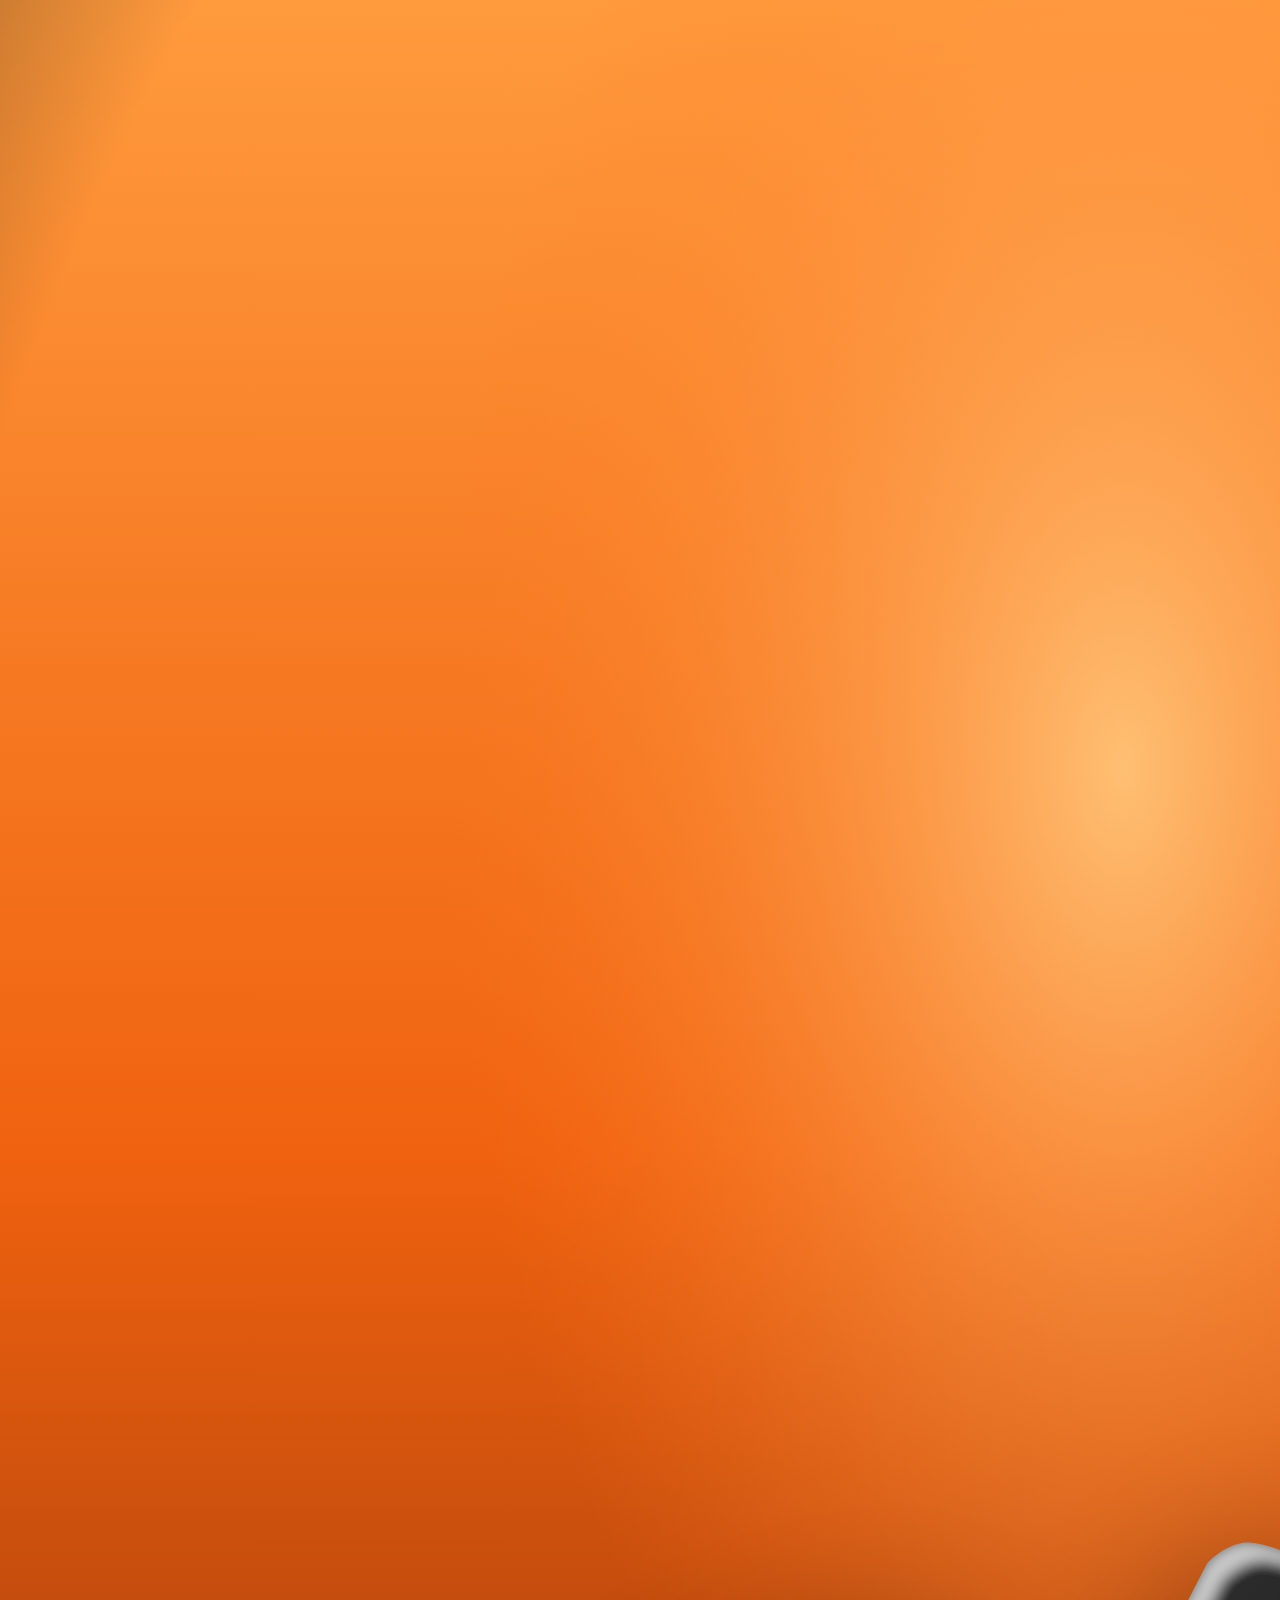
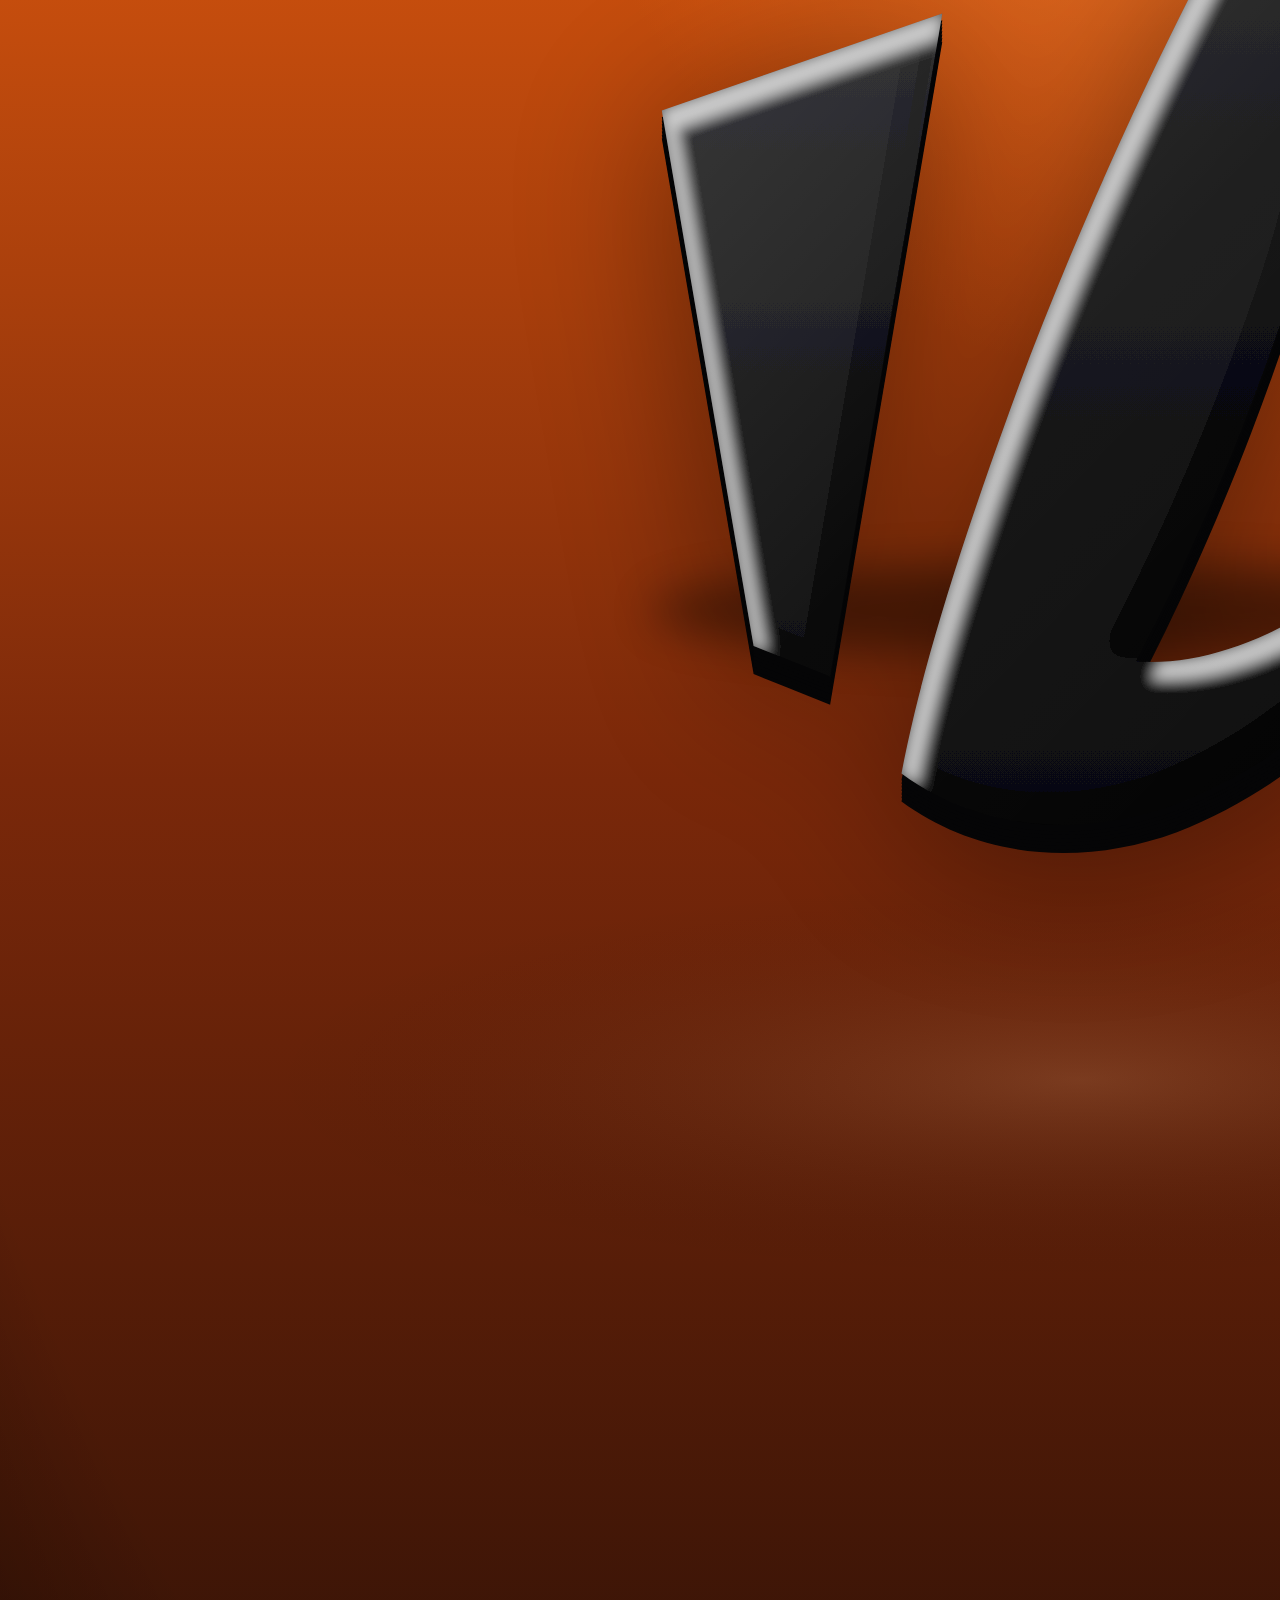
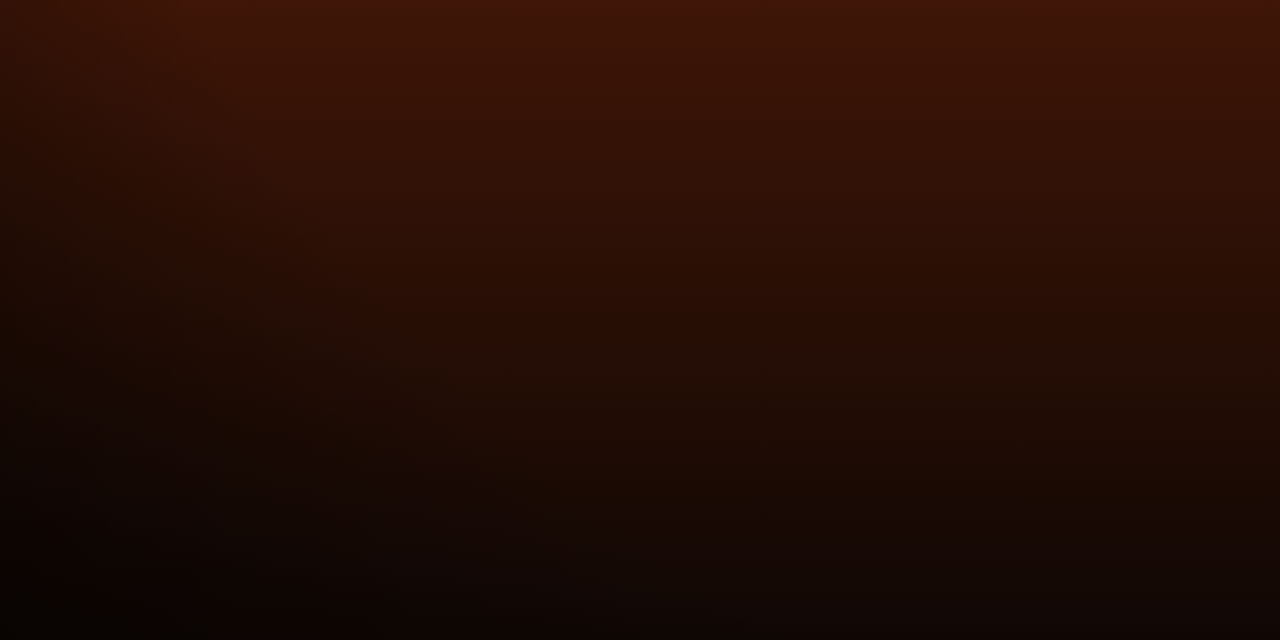
<file: conteudo/logo-3d-w/logo-3d.html>
<!doctype html>
<html><head><meta charset="utf-8">
<title>Logo W 3D — 4K 9:16</title>
<style>
html,body{margin:0;padding:0;width:2160px;height:3840px;overflow:hidden;background:#000;}
svg{display:block;}
</style></head>
<body>
<svg width="2160" height="3840" viewBox="0 0 2160 3840" xmlns="http://www.w3.org/2000/svg">
  <defs>
    <!-- backdrop: same warm orange-to-dark palette as the original reference -->
    <linearGradient id="bgLin" x1="0.5" y1="0" x2="0.5" y2="1">
      <stop offset="0%" stop-color="#FF9A3D"/>
      <stop offset="30%" stop-color="#F0620F"/>
      <stop offset="62%" stop-color="#7A280A"/>
      <stop offset="100%" stop-color="#100704"/>
    </linearGradient>
    <radialGradient id="bgSpot" cx="52%" cy="20%" r="70%">
      <stop offset="0%" stop-color="#FFC377" stop-opacity="0.95"/>
      <stop offset="45%" stop-color="#FF7A22" stop-opacity="0"/>
      <stop offset="100%" stop-color="#000" stop-opacity="0"/>
    </radialGradient>
    <radialGradient id="vignette" cx="50%" cy="42%" r="78%">
      <stop offset="0%" stop-color="#000" stop-opacity="0"/>
      <stop offset="75%" stop-color="#000" stop-opacity="0"/>
      <stop offset="100%" stop-color="#000" stop-opacity="0.55"/>
    </radialGradient>
    <radialGradient id="floorPool" cx="50%" cy="50%" r="50%">
      <stop offset="0%" stop-color="#ffd9a8" stop-opacity="0.14"/>
      <stop offset="100%" stop-color="#000" stop-opacity="0"/>
    </radialGradient>

    <!-- 3D face material: near-black with a faint lift so the emboss reads -->
    <linearGradient id="glyphFace" x1="0" y1="0" x2="0" y2="1">
      <stop offset="0" stop-color="#1c1c1e"/>
      <stop offset="1" stop-color="#050506"/>
    </linearGradient>

    <!-- edge-only bevel: light top-left, dark bottom-right -->
    <filter id="bevel" x="-30%" y="-30%" width="160%" height="160%">
      <feOffset in="SourceAlpha" dx="6" dy="7" result="offBR"/>
      <feComposite in="SourceAlpha" in2="offBR" operator="out" result="edgeTL"/>
      <feGaussianBlur in="edgeTL" stdDeviation="2.6" result="edgeTLb"/>
      <feFlood flood-color="#ffffff" flood-opacity="0.55" result="wh"/>
      <feComposite in="wh" in2="edgeTLb" operator="in" result="lite"/>
      <feOffset in="SourceAlpha" dx="-6" dy="-7" result="offTL"/>
      <feComposite in="SourceAlpha" in2="offTL" operator="out" result="edgeBR"/>
      <feGaussianBlur in="edgeBR" stdDeviation="2.6" result="edgeBRb"/>
      <feFlood flood-color="#000000" flood-opacity="0.5" result="bk"/>
      <feComposite in="bk" in2="edgeBRb" operator="in" result="dark"/>
      <feMerge result="bands"><feMergeNode in="dark"/><feMergeNode in="lite"/></feMerge>
      <feComposite in="bands" in2="SourceAlpha" operator="in" result="bandsIn"/>
      <feMerge><feMergeNode in="SourceGraphic"/><feMergeNode in="bandsIn"/></feMerge>
    </filter>

    <!-- studio sheen across the glyph -->
    <linearGradient id="sheen" gradientUnits="userSpaceOnUse" x1="280" y1="200" x2="720" y2="620">
      <stop offset="0" stop-color="#ffffff" stop-opacity="0.20"/>
      <stop offset="0.5" stop-color="#ffffff" stop-opacity="0.04"/>
      <stop offset="1" stop-color="#ffffff" stop-opacity="0"/>
    </linearGradient>

    <!-- ===== glyph geometry (design space 1000x1000) ===== -->
    <path id="tick" d="M 336,320 L 446,282 L 402,542 L 372,530 Z"/>
    <path id="swoosh" d="
      M 566,254
      C 561,254 555,257 550,262
      C 528,304 500,364 476,428
      C 454,488 438,538 430,580
      C 460,602 500,606 538,592
      C 584,574 622,538 648,496
      C 660,476 666,458 666,442
      C 650,466 628,490 600,510
      C 574,528 546,538 522,536
      C 542,498 564,448 582,394
      C 598,346 604,298 596,268
      C 590,262 578,255 566,254
      Z"/>
    <clipPath id="glyphClip"><use href="#tick"/><use href="#swoosh"/></clipPath>
  </defs>

  <!-- backdrop -->
  <rect width="2160" height="3840" fill="url(#bgLin)"/>
  <rect width="2160" height="3840" fill="url(#bgSpot)"/>
  <ellipse cx="1080" cy="2680" rx="820" ry="200" fill="url(#floorPool)"/>

  <!-- large soft cast shadow -->
  <g transform="translate(1085,1972) scale(2.6) translate(-500,-410)" opacity="0.42" style="filter:blur(30px)">
    <use href="#tick" fill="#000"/>
    <use href="#swoosh" fill="#000"/>
  </g>
  <!-- contact shadow -->
  <ellipse cx="1080" cy="2210" rx="430" ry="46" fill="#000" opacity="0.4" style="filter:blur(22px)"/>

  <!-- ================= glyph, centered, straight front view ================= -->
  <g transform="translate(1080,1940) scale(2.55) translate(-500,-410)">

    <!-- clean extrusion: stacked slices straight down, no perspective -->
    <g fill="#050506">
      <use href="#tick" transform="translate(0,11)"/><use href="#tick" transform="translate(0,9.6)"/>
      <use href="#tick" transform="translate(0,8.2)"/><use href="#tick" transform="translate(0,6.8)"/>
      <use href="#tick" transform="translate(0,5.4)"/><use href="#tick" transform="translate(0,4)"/>
      <use href="#tick" transform="translate(0,2.6)"/>
      <use href="#swoosh" transform="translate(0,11)"/><use href="#swoosh" transform="translate(0,9.6)"/>
      <use href="#swoosh" transform="translate(0,8.2)"/><use href="#swoosh" transform="translate(0,6.8)"/>
      <use href="#swoosh" transform="translate(0,5.4)"/><use href="#swoosh" transform="translate(0,4)"/>
      <use href="#swoosh" transform="translate(0,2.6)"/>
    </g>

    <!-- top face with embossed edges -->
    <use href="#tick" fill="url(#glyphFace)" filter="url(#bevel)"/>
    <use href="#swoosh" fill="url(#glyphFace)" filter="url(#bevel)"/>

    <!-- studio sheen, clipped to glyph silhouette -->
    <g clip-path="url(#glyphClip)">
      <rect x="250" y="180" width="550" height="500" fill="url(#sheen)"/>
    </g>
  </g>

  <!-- vignette -->
  <rect width="2160" height="3840" fill="url(#vignette)"/>
</svg>
</body></html>
</file>
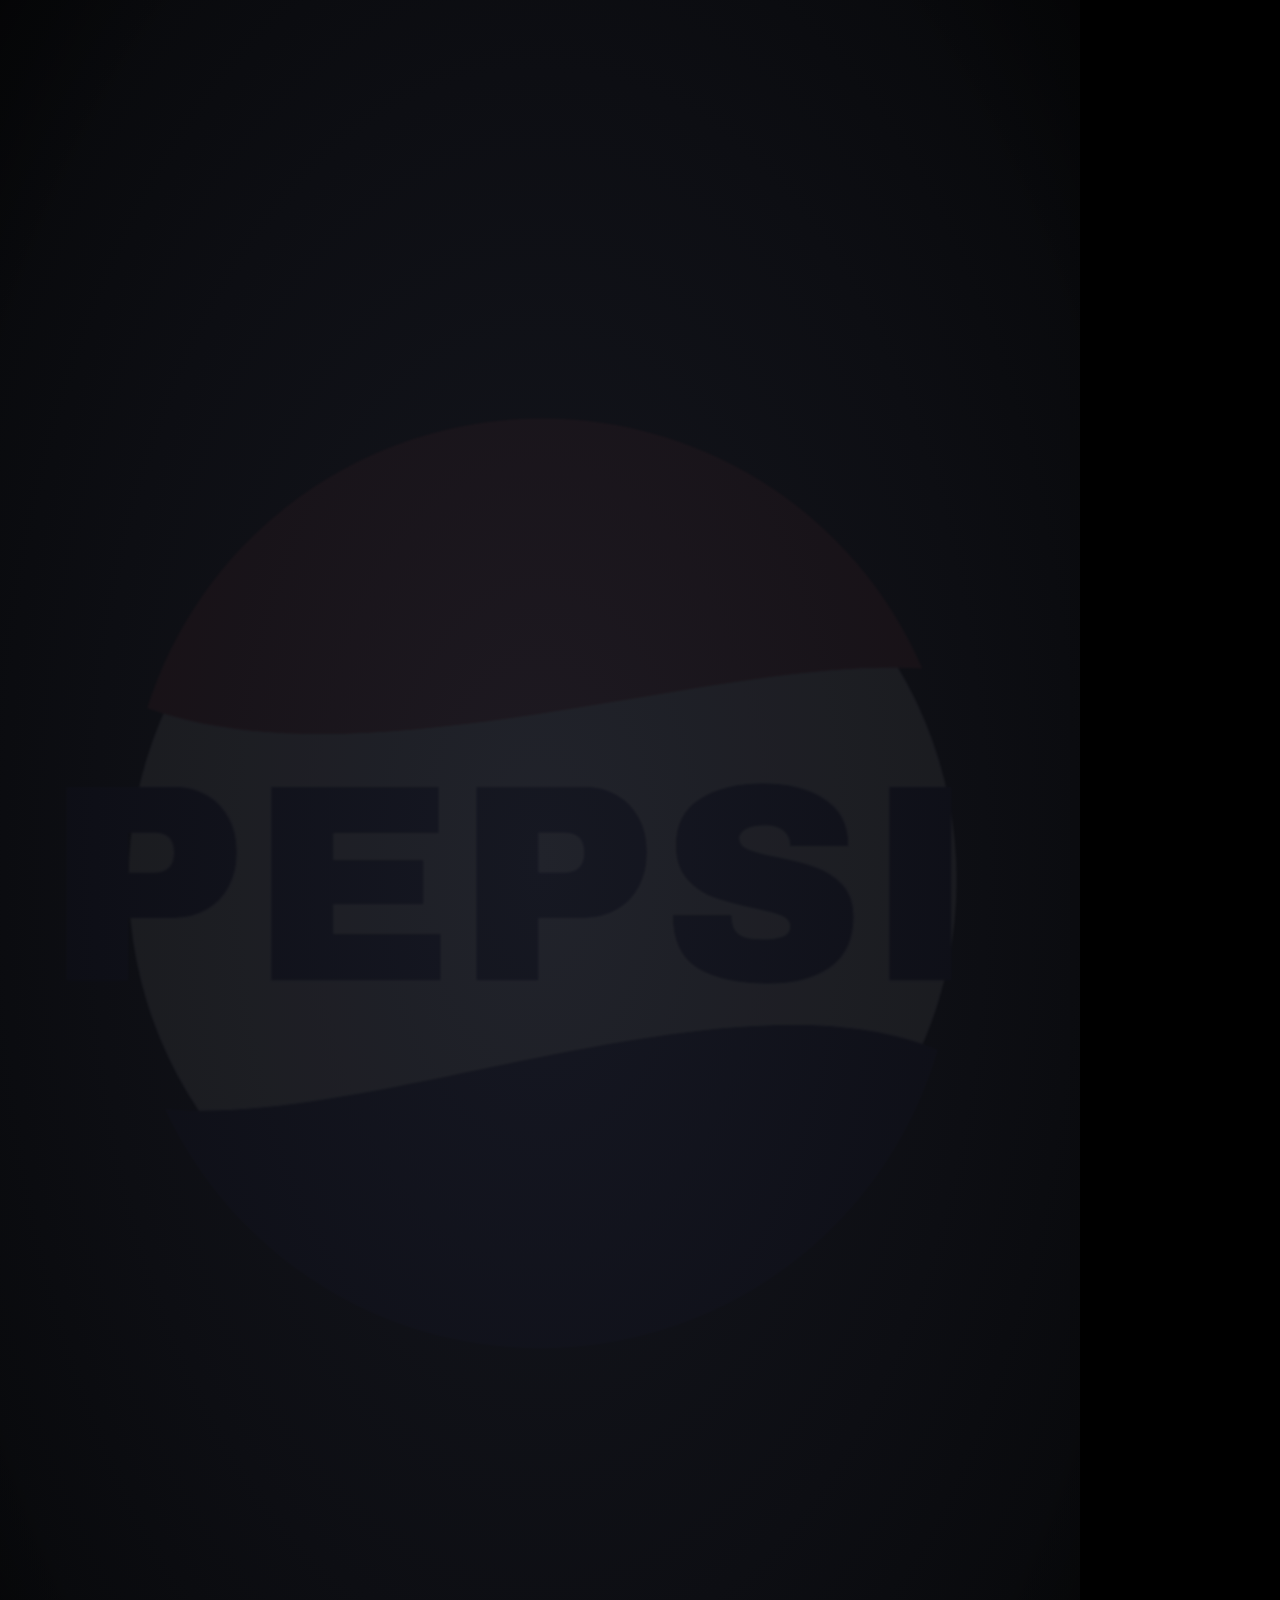
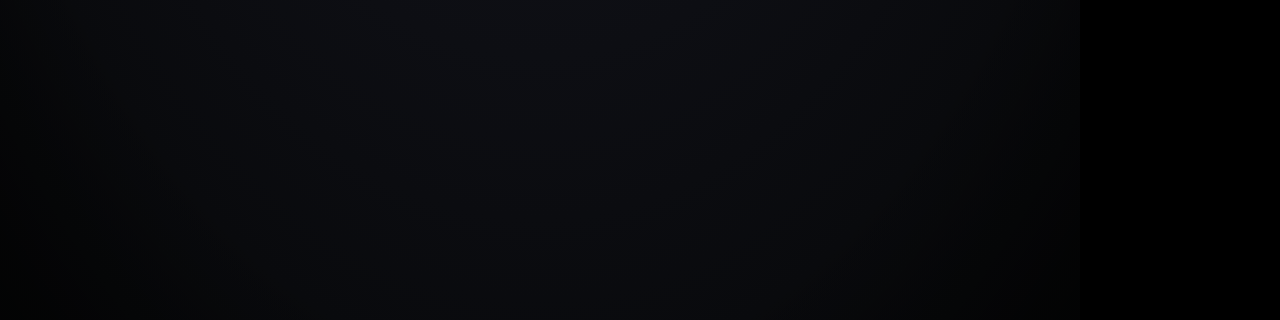
<file: conteudo/logo-reveal-pepsi/animacao.html>
<!doctype html>
<html><head><meta charset="utf-8">
<title>Logo Reveal — 9:16</title>
<style>
@font-face { font-family:'ArchivoBlack'; src:url('archivo-black.ttf') format('truetype'); }
html,body{margin:0;padding:0;width:1080px;height:1920px;overflow:hidden;background:#000;}
svg{display:block;}
.screen{mix-blend-mode:screen;}
</style></head>
<body>
<svg id="stage" width="1080" height="1920" viewBox="0 0 1080 1920" xmlns="http://www.w3.org/2000/svg">
  <defs>
    <!-- background -->
    <radialGradient id="bgGrad" cx="50%" cy="45%" r="75%">
      <stop offset="0%" stop-color="#15171f"/>
      <stop offset="55%" stop-color="#0d0e13"/>
      <stop offset="100%" stop-color="#050607"/>
    </radialGradient>
    <radialGradient id="vignette" cx="50%" cy="46%" r="72%">
      <stop offset="0%" stop-color="#000000" stop-opacity="0"/>
      <stop offset="78%" stop-color="#000000" stop-opacity="0"/>
      <stop offset="100%" stop-color="#000000" stop-opacity="0.5"/>
    </radialGradient>
    <radialGradient id="glowGrad" cx="50%" cy="50%" r="50%">
      <stop offset="0%" stop-color="#dbe4ff" stop-opacity="0.85"/>
      <stop offset="45%" stop-color="#8fa3d9" stop-opacity="0.35"/>
      <stop offset="100%" stop-color="#000000" stop-opacity="0"/>
    </radialGradient>
    <!-- reveal mask gradient: userSpace so we can move stops -->
    <linearGradient id="revealGrad" gradientUnits="userSpaceOnUse" x1="-400" y1="0" x2="-100" y2="0">
      <stop offset="0" stop-color="#ffffff"/>
      <stop offset="1" stop-color="#000000"/>
    </linearGradient>
    <mask id="revealMask">
      <rect x="-200" y="0" width="1600" height="1920" fill="url(#revealGrad)"/>
    </mask>
    <!-- specular band -->
    <linearGradient id="bandGrad" gradientUnits="objectBoundingBox" x1="0" y1="0" x2="1" y2="0">
      <stop offset="0" stop-color="#ffffff" stop-opacity="0"/>
      <stop offset="0.5" stop-color="#ffffff" stop-opacity="0.85"/>
      <stop offset="1" stop-color="#ffffff" stop-opacity="0"/>
    </linearGradient>
    <linearGradient id="bandGrad2" gradientUnits="objectBoundingBox" x1="0" y1="0" x2="1" y2="0">
      <stop offset="0" stop-color="#ffffff" stop-opacity="0"/>
      <stop offset="0.5" stop-color="#ffffff" stop-opacity="0.95"/>
      <stop offset="1" stop-color="#ffffff" stop-opacity="0"/>
    </linearGradient>
    <!-- top-light for subtle 3D depth, applied over the logo, clipped to silhouette -->
    <linearGradient id="topLight" gradientUnits="userSpaceOnUse" x1="0" y1="200" x2="0" y2="1030">
      <stop offset="0" stop-color="#ffffff" stop-opacity="0.16"/>
      <stop offset="0.35" stop-color="#ffffff" stop-opacity="0.05"/>
      <stop offset="0.7" stop-color="#ffffff" stop-opacity="0"/>
      <stop offset="1" stop-color="#000000" stop-opacity="0.10"/>
    </linearGradient>
    <!-- reflection fade mask -->
    <linearGradient id="reflFade" gradientUnits="userSpaceOnUse" x1="0" y1="1310" x2="0" y2="1610">
      <stop offset="0" stop-color="#ffffff" stop-opacity="0.5"/>
      <stop offset="1" stop-color="#ffffff" stop-opacity="0"/>
    </linearGradient>
    <mask id="reflMask"><rect x="0" y="1290" width="1080" height="400" fill="url(#reflFade)"/></mask>

    <!-- ===== logo geometry (design space: circle c=827,620 r=400) ===== -->
    <circle id="shpDisc" cx="827" cy="620" r="400"/>
    <path id="shpRed"  d="M445,500 C660,578 1000,448 1194,462 A400,400 0 0 0 445,500 Z"/>
    <path id="shpNavy" d="M462,795 C660,815 1010,655 1209,738 A400,400 0 0 1 462,795 Z"/>
    <clipPath id="logoClip">
      <use href="#shpDisc"/>
      <use href="#shpNavy"/>
      <text x="827" y="717" text-anchor="middle" font-family="ArchivoBlack" font-size="272" letter-spacing="2">PEPSI</text>
    </clipPath>
  </defs>

  <!-- background -->
  <rect width="1080" height="1920" fill="url(#bgGrad)"/>
  <ellipse id="backGlow" class="screen" cx="540" cy="880" rx="640" ry="700" fill="url(#glowGrad)" opacity="0" style="filter:blur(30px)"/>
  <rect width="1080" height="1920" fill="url(#vignette)"/>

  <!-- floor shadow -->
  <ellipse id="floorShadow" cx="540" cy="1345" rx="360" ry="42" fill="#000000" opacity="0" style="filter:blur(26px)"/>

  <!-- ================= logo (page placement) ================= -->
  <!-- outer transform maps design space -> page -->
  <g id="logoPlace" transform="translate(540,880) scale(1.035) translate(-824.5,-620)">

    <!-- ghost layer: barely visible logo -->
    <g id="ghost" opacity="0.07" style="filter:grayscale(0.55) brightness(1.35) blur(1.2px)">
      <use href="#shpDisc" fill="#FFFFFF"/>
      <g id="ghRed"><use href="#shpRed" fill="#E5242B"/></g>
      <g id="ghWord"><text x="827" y="717" text-anchor="middle" font-family="ArchivoBlack" font-size="272" letter-spacing="2" fill="#201E7A">PEPSI</text></g>
      <g id="ghNavy"><use href="#shpNavy" fill="#201E7A"/></g>
    </g>

    <!-- full-color layer, revealed by sweeping mask -->
    <g id="colorLogo" mask="url(#revealMask)" style="filter:drop-shadow(0px 14px 30px rgba(0,0,0,0.45))">
      <use href="#shpDisc" fill="#FFFFFF"/>
      <g id="pRed"><use href="#shpRed" fill="#E5242B"/></g>
      <g id="pWord"><text x="827" y="717" text-anchor="middle" font-family="ArchivoBlack" font-size="272" letter-spacing="2" fill="#201E7A">PEPSI</text></g>
      <g id="pNavy"><use href="#shpNavy" fill="#201E7A"/></g>
      <!-- subtle 3D top-light shading, clipped to logo silhouette -->
      <g clip-path="url(#logoClip)">
        <rect x="300" y="180" width="1100" height="900" fill="url(#topLight)"/>
      </g>
    </g>

    <!-- specular sweep bands, clipped to silhouette -->
    <g clip-path="url(#logoClip)">
      <g id="band1" class="screen" opacity="0" style="filter:blur(34px)">
        <rect id="band1r" x="-2000" y="120" width="380" height="1000" fill="url(#bandGrad)" transform="skewX(-14)"/>
      </g>
      <g id="band2" class="screen" opacity="0" style="filter:blur(26px)">
        <rect id="band2r" x="-2000" y="120" width="260" height="1000" fill="url(#bandGrad2)" transform="skewX(-14)"/>
      </g>
    </g>
  </g>

  <!-- reflection (mirrored, faded) -->
  <g id="reflection" opacity="0" mask="url(#reflMask)">
    <g transform="translate(540,1300) scale(1.006,-1.006) translate(-540,-880)">
      <g transform="translate(540,880) scale(1.035) translate(-824.5,-620)">
        <use href="#shpDisc" fill="#FFFFFF"/>
        <use href="#shpRed" fill="#E5242B"/>
        <text x="827" y="717" text-anchor="middle" font-family="ArchivoBlack" font-size="272" letter-spacing="2" fill="#201E7A">PEPSI</text>
        <use href="#shpNavy" fill="#201E7A"/>
      </g>
    </g>
  </g>

<script>
const $ = id => document.getElementById(id);
const clamp01 = v => Math.max(0, Math.min(1, v));
const lerp = (a,b,p) => a + (b-a)*p;
// eased progress within [t0,t1]
const seg = (t,t0,t1,ease) => ease(clamp01((t-t0)/(t1-t0)));
const easeOutQuint = p => 1 - Math.pow(1-p,5);
const easeInOutSine = p => -(Math.cos(Math.PI*p)-1)/2;
const easeOutCubic = p => 1 - Math.pow(1-p,3);
const smooth = p => p*p*(3-2*p);

// page-x -> design-x inside logoPlace: design = (page-540)/1.035 + 824.5
const toDesign = x => (x-540)/1.035 + 824.5;

function seek(t){
  // ---------- ghost fade-in ----------
  $('ghost').setAttribute('opacity', (0.05 + 0.05*seg(t,0,1.0,smooth)).toFixed(4));

  // ---------- reveal sweep (page coords front from -60 to 1240) ----------
  const pR = seg(t, 1.1, 4.3, easeInOutSine);
  const frontPage = lerp(-60, 1240, pR);
  const front = toDesign(frontPage);
  const g = document.getElementById('revealGrad');
  g.setAttribute('x1', (front-300).toFixed(1));
  g.setAttribute('x2', (front+30).toFixed(1));

  // specular band follows the front, fades in/out at travel edges
  const bandOp = pR<=0?0 : pR>=1?0 : Math.min(1,(pR/0.12),( (1-pR)/0.15 ))*0.45;
  $('band1').setAttribute('opacity', Math.max(0,bandOp).toFixed(4));
  $('band1r').setAttribute('x', (front-190 + 0.25* (620)).toFixed(1)); // skew comp approx
  // ---------- assembly (staggered, subtle translate only) ----------
  const aR = seg(t, 1.1, 3.1, easeOutQuint);
  const aW = seg(t, 1.6, 3.6, easeOutQuint);
  const aN = seg(t, 2.1, 4.1, easeOutQuint);
  const set = (ids, tx, ty) => ids.forEach(id => $(id).setAttribute('transform', `translate(${tx.toFixed(2)},${ty.toFixed(2)})`));
  set(['pRed','ghRed'],   0, lerp(-46,0,aR));
  set(['pWord','ghWord'], lerp(-30,0,aW), 0);
  set(['pNavy','ghNavy'], 0, lerp(46,0,aN));

  // ---------- settle: depth shadow + reflection ----------
  $('floorShadow').setAttribute('opacity', (0.42*seg(t,4.3,5.7,smooth) + 0.10*seg(t,7.0,8.3,smooth)).toFixed(4));
  $('reflection').setAttribute('opacity', (0.09*seg(t,4.5,6.0,smooth)).toFixed(4));

  // ---------- final polish sweep ----------
  const p2 = seg(t, 5.8, 7.1, easeInOutSine);
  const front2 = toDesign(lerp(-80, 1260, p2));
  const band2Op = p2<=0?0 : p2>=1?0 : Math.min(1,(p2/0.15),((1-p2)/0.15))*0.6;
  $('band2').setAttribute('opacity', Math.max(0,band2Op).toFixed(4));
  $('band2r').setAttribute('x', (front2-130 + 0.25*620).toFixed(1));

  // ---------- soft glow ----------
  $('backGlow').setAttribute('opacity', (0.34*seg(t,6.9,8.3,smooth)).toFixed(4));
}
window.seek = seek;
seek(0);
</script>
</svg>
</body></html>
</file>
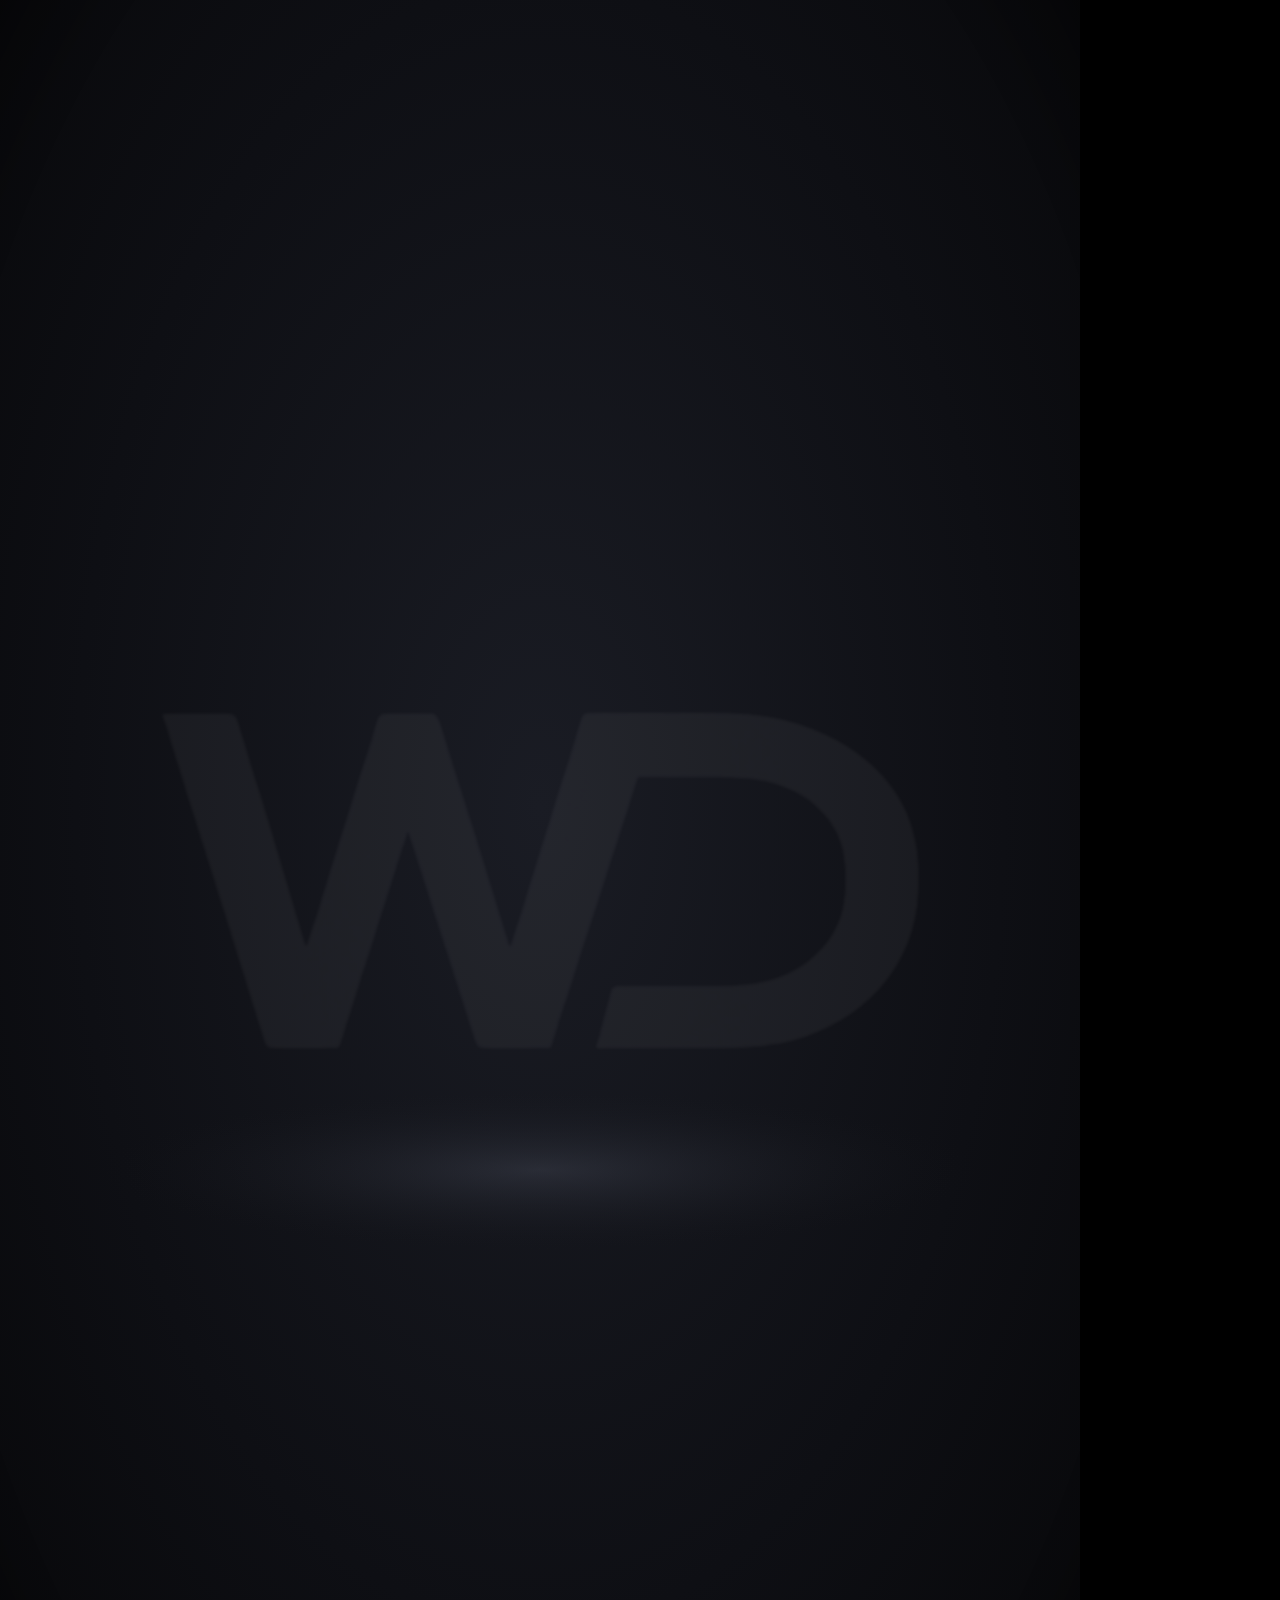
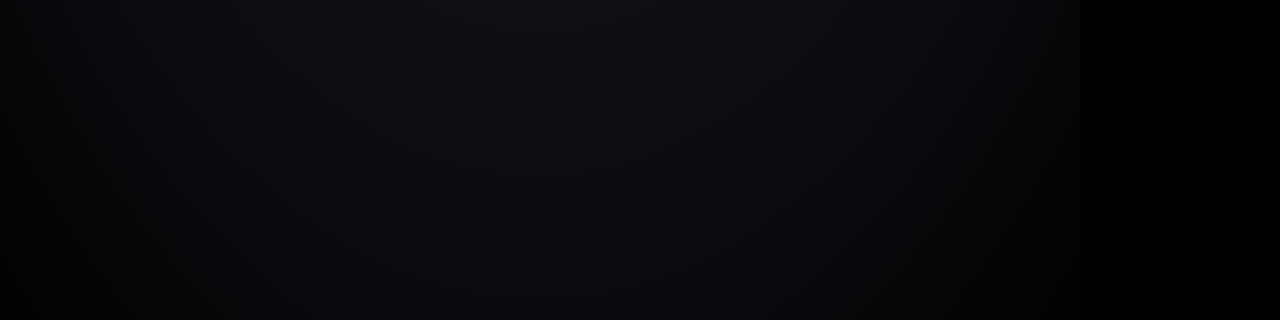
<file: conteudo/logo-reveal-wd/animacao.html>
<!doctype html>
<html><head><meta charset="utf-8">
<title>WD Logo Reveal — 9:16</title>
<style>
html,body{margin:0;padding:0;width:1080px;height:1920px;overflow:hidden;background:#000;}
svg{display:block;}
.screen{mix-blend-mode:screen;}
</style></head>
<body>
<svg id="stage" width="1080" height="1920" viewBox="0 0 1080 1920" xmlns="http://www.w3.org/2000/svg">
  <defs>
    <!-- dark, elegant studio backdrop -->
    <radialGradient id="bgGrad" cx="50%" cy="42%" r="78%">
      <stop offset="0%" stop-color="#1a1c24"/>
      <stop offset="55%" stop-color="#0e0f14"/>
      <stop offset="100%" stop-color="#050506"/>
    </radialGradient>
    <radialGradient id="vignette" cx="50%" cy="45%" r="75%">
      <stop offset="0%" stop-color="#000" stop-opacity="0"/>
      <stop offset="78%" stop-color="#000" stop-opacity="0"/>
      <stop offset="100%" stop-color="#000" stop-opacity="0.55"/>
    </radialGradient>
    <radialGradient id="floorPool" cx="50%" cy="50%" r="50%">
      <stop offset="0%" stop-color="#aab3cf" stop-opacity="0.14"/>
      <stop offset="100%" stop-color="#000" stop-opacity="0"/>
    </radialGradient>
    <radialGradient id="glowGrad" cx="50%" cy="50%" r="50%">
      <stop offset="0%" stop-color="#eef1ff" stop-opacity="0.8"/>
      <stop offset="45%" stop-color="#9aa4c9" stop-opacity="0.3"/>
      <stop offset="100%" stop-color="#000" stop-opacity="0"/>
    </radialGradient>

    <!-- edge-only emboss bevel, works on the image's own alpha -->
    <filter id="bevel" x="-30%" y="-30%" width="160%" height="160%">
      <feOffset in="SourceAlpha" dx="4.5" dy="5.5" result="offBR"/>
      <feComposite in="SourceAlpha" in2="offBR" operator="out" result="edgeTL"/>
      <feGaussianBlur in="edgeTL" stdDeviation="2" result="edgeTLb"/>
      <feFlood flood-color="#ffffff" flood-opacity="0.65" result="wh"/>
      <feComposite in="wh" in2="edgeTLb" operator="in" result="lite"/>
      <feOffset in="SourceAlpha" dx="-4.5" dy="-5.5" result="offTL"/>
      <feComposite in="SourceAlpha" in2="offTL" operator="out" result="edgeBR"/>
      <feGaussianBlur in="edgeBR" stdDeviation="2" result="edgeBRb"/>
      <feFlood flood-color="#000000" flood-opacity="0.45" result="bk"/>
      <feComposite in="bk" in2="edgeBRb" operator="in" result="dark"/>
      <feMerge result="bands"><feMergeNode in="dark"/><feMergeNode in="lite"/></feMerge>
      <feComposite in="bands" in2="SourceAlpha" operator="in" result="bandsIn"/>
      <feMerge><feMergeNode in="SourceGraphic"/><feMergeNode in="bandsIn"/></feMerge>
    </filter>

    <!-- fills the image's silhouette with a flat dark tone, for extrusion slices -->
    <filter id="darkFill" x="-20%" y="-20%" width="140%" height="140%">
      <feFlood flood-color="#141416"/>
      <feComposite operator="in" in2="SourceGraphic"/>
    </filter>
    <filter id="darkFill2" x="-20%" y="-20%" width="140%" height="140%">
      <feFlood flood-color="#08080a"/>
      <feComposite operator="in" in2="SourceGraphic"/>
    </filter>

    <!-- reveal sweep mask -->
    <linearGradient id="revealGrad" gradientUnits="userSpaceOnUse" x1="-400" y1="0" x2="-100" y2="0">
      <stop offset="0" stop-color="#ffffff"/><stop offset="1" stop-color="#000000"/>
    </linearGradient>
    <mask id="revealMask"><rect x="-200" y="0" width="1600" height="1920" fill="url(#revealGrad)"/></mask>

    <!-- moving specular bands -->
    <linearGradient id="bandGrad" gradientUnits="objectBoundingBox" x1="0" y1="0" x2="1" y2="0">
      <stop offset="0" stop-color="#ffffff" stop-opacity="0"/>
      <stop offset="0.5" stop-color="#ffffff" stop-opacity="0.9"/>
      <stop offset="1" stop-color="#ffffff" stop-opacity="0"/>
    </linearGradient>
    <linearGradient id="bandGrad2" gradientUnits="objectBoundingBox" x1="0" y1="0" x2="1" y2="0">
      <stop offset="0" stop-color="#ffffff" stop-opacity="0"/>
      <stop offset="0.5" stop-color="#ffffff" stop-opacity="1"/>
      <stop offset="1" stop-color="#ffffff" stop-opacity="0"/>
    </linearGradient>

    <!-- reflection fade -->
    <linearGradient id="reflFade" gradientUnits="userSpaceOnUse" x1="0" y1="1140" x2="0" y2="1400">
      <stop offset="0" stop-color="#ffffff" stop-opacity="0.45"/>
      <stop offset="1" stop-color="#ffffff" stop-opacity="0"/>
    </linearGradient>
    <mask id="reflMask"><rect x="0" y="1120" width="1080" height="320" fill="url(#reflFade)"/></mask>

    <!-- ===== source image (its own native pixels, untouched) ===== -->
    <!-- intrinsic 1600x2000, glyph bbox x:423-1232 y:827-1187 -->
    <image id="wdImg" href="wd-logo.png" x="0" y="0" width="1600" height="2000" preserveAspectRatio="xMidYMid meet"/>

    <!-- left/right split clips for the assembly effect (cut at the thinnest point of the stroke, x=798) -->
    <clipPath id="clipLeft"><rect x="0" y="0" width="804" height="2000"/></clipPath>
    <clipPath id="clipRight"><rect x="792" y="0" width="808" height="2000"/></clipPath>
    <clipPath id="fullClip"><rect x="0" y="0" width="1600" height="2000"/></clipPath>
  </defs>

  <!-- backdrop -->
  <rect width="1080" height="1920" fill="url(#bgGrad)"/>
  <ellipse id="backGlow" class="screen" cx="540" cy="880" rx="620" ry="480" fill="url(#glowGrad)" opacity="0" style="filter:blur(30px)"/>
  <ellipse cx="540" cy="1170" rx="480" ry="90" fill="url(#floorPool)"/>

  <!-- shadows -->
  <g id="bigShadow" transform="translate(540,895) scale(0.939) translate(-827.5,-1007)" opacity="0" style="filter:blur(20px)">
    <use href="#wdImg" filter="url(#darkFill2)"/>
  </g>
  <ellipse id="contactShadow" cx="540" cy="1120" rx="330" ry="30" fill="#000" opacity="0" style="filter:blur(16px)"/>

  <!-- ================= logo, centered, straight front view ================= -->
  <g id="logoPlace" transform="translate(540,880) scale(0.939) translate(-827.5,-1007)">

    <!-- ghost: barely visible, fully assembled, establishes presence early -->
    <g id="ghost" opacity="0.06" style="filter:grayscale(0.4) blur(1.4px)">
      <use href="#wdImg"/>
    </g>

    <!-- full-strength logo, revealed by sweeping mask -->
    <g id="colorLogo" mask="url(#revealMask)">
      <!-- clean extrusion: stacked dark slices straight down, no perspective.
           Filter runs on the FULL unclipped image first (so edge detection
           only sees real glyph edges), then clip-path crops the already
           -filtered result to each half — this avoids a false seam line
           at the split boundary. -->
      <g id="extL" clip-path="url(#clipLeft)"><g filter="url(#darkFill)">
        <use href="#wdImg" transform="translate(0,10)"/>
        <use href="#wdImg" transform="translate(0,8.5)"/>
        <use href="#wdImg" transform="translate(0,7)"/>
        <use href="#wdImg" transform="translate(0,5.5)"/>
        <use href="#wdImg" transform="translate(0,4)"/>
        <use href="#wdImg" transform="translate(0,2.5)"/>
      </g></g>
      <g id="extR" clip-path="url(#clipRight)"><g filter="url(#darkFill)">
        <use href="#wdImg" transform="translate(0,10)"/>
        <use href="#wdImg" transform="translate(0,8.5)"/>
        <use href="#wdImg" transform="translate(0,7)"/>
        <use href="#wdImg" transform="translate(0,5.5)"/>
        <use href="#wdImg" transform="translate(0,4)"/>
        <use href="#wdImg" transform="translate(0,2.5)"/>
      </g></g>

      <!-- top face: the real logo pixels, with embossed edge lighting computed
           on the full silhouette, cropped to each half only after filtering -->
      <g id="faceL" clip-path="url(#clipLeft)"><g filter="url(#bevel)"><use href="#wdImg"/></g></g>
      <g id="faceR" clip-path="url(#clipRight)"><g filter="url(#bevel)"><use href="#wdImg"/></g></g>
    </g>

    <!-- moving specular sweep bands, clipped to the glyph silhouette -->
    <g clip-path="url(#fullClip)">
      <g clip-path="url(#fullClip)">
        <mask id="glyphAlphaMask"><use href="#wdImg"/></mask>
        <g mask="url(#glyphAlphaMask)">
          <g id="band1" class="screen" opacity="0" style="filter:blur(50px)">
            <rect id="band1r" x="-2000" y="600" width="500" height="1200" fill="url(#bandGrad)" transform="skewX(-14)"/>
          </g>
          <g id="band2" class="screen" opacity="0" style="filter:blur(38px)">
            <rect id="band2r" x="-2000" y="600" width="340" height="1200" fill="url(#bandGrad2)" transform="skewX(-14)"/>
          </g>
        </g>
      </g>
    </g>
  </g>

  <!-- reflection -->
  <g id="reflection" opacity="0" mask="url(#reflMask)">
    <g transform="translate(540,1131) scale(1,-1) translate(-540,-880)">
      <g transform="translate(540,880) scale(0.939) translate(-827.5,-1007)">
        <use href="#wdImg"/>
      </g>
    </g>
  </g>

  <!-- vignette -->
  <rect width="1080" height="1920" fill="url(#vignette)"/>

<script>
const $ = id => document.getElementById(id);
const clamp01 = v => Math.max(0, Math.min(1, v));
const lerp = (a,b,p) => a + (b-a)*p;
const seg = (t,t0,t1,ease) => ease(clamp01((t-t0)/(t1-t0)));
const easeOutQuint = p => 1 - Math.pow(1-p,5);
const easeInOutSine = p => -(Math.cos(Math.PI*p)-1)/2;
const smooth = p => p*p*(3-2*p);

// page-x -> design-x inside logoPlace: design = (page-540)/0.939 + 827.5
const toDesign = x => (x-540)/0.939 + 827.5;

function seek(t){
  // ghost fade-in
  $('ghost').setAttribute('opacity', (0.045 + 0.035*seg(t,0,1.0,smooth)).toFixed(4));

  // reveal sweep
  const pR = seg(t, 1.1, 4.3, easeInOutSine);
  const front = toDesign(lerp(-60, 1240, pR));
  const g = $('revealGrad');
  g.setAttribute('x1', (front-340).toFixed(1));
  g.setAttribute('x2', (front+34).toFixed(1));

  const bandOp = pR<=0?0 : pR>=1?0 : Math.min(1,(pR/0.12),((1-pR)/0.15))*0.5;
  $('band1').setAttribute('opacity', Math.max(0,bandOp).toFixed(4));
  $('band1r').setAttribute('x', (front-220 + 0.25*1440).toFixed(1));

  // assembly: left half settles from lower-left, right half from upper-right
  const aL = seg(t, 1.1, 3.3, easeOutQuint);
  const aR = seg(t, 1.7, 3.9, easeOutQuint);
  const set = (ids, tx, ty) => ids.forEach(id => $(id).setAttribute('transform', `translate(${tx.toFixed(2)},${ty.toFixed(2)})`));
  set(['extL','faceL'], lerp(-52,0,aL), lerp(30,0,aL));
  set(['extR','faceR'], lerp(52,0,aR),  lerp(-30,0,aR));

  // settle: shadows + reflection
  $('bigShadow').setAttribute('opacity', (0.46*seg(t,4.3,5.7,smooth)).toFixed(4));
  $('contactShadow').setAttribute('opacity', (0.4*seg(t,4.3,5.7,smooth) + 0.10*seg(t,7.0,8.3,smooth)).toFixed(4));
  $('reflection').setAttribute('opacity', (0.10*seg(t,4.5,6.0,smooth)).toFixed(4));

  // final polish sweep
  const p2 = seg(t, 5.8, 7.1, easeInOutSine);
  const front2 = toDesign(lerp(-80, 1260, p2));
  const band2Op = p2<=0?0 : p2>=1?0 : Math.min(1,(p2/0.15),((1-p2)/0.15))*0.65;
  $('band2').setAttribute('opacity', Math.max(0,band2Op).toFixed(4));
  $('band2r').setAttribute('x', (front2-150 + 0.25*1440).toFixed(1));

  // soft glow
  $('backGlow').setAttribute('opacity', (0.32*seg(t,6.9,8.3,smooth)).toFixed(4));
}
window.seek = seek;
seek(0);
</script>
</svg>
</body></html>
</file>
<file: site/assets/style.css>
/* =========================================================
   ASSESSORIA WR — sistema escuro
   Base: DESIGN_teste_2.md (Dala). Acento trocado para o laranja
   da marca, porque a identidade dele já é laranja e preto.

   A ESCALA É FECHADA. Oito degraus, e nada fora deles:

     .t-display   113px  400  -0.04em
     .t-hlg        78px  400  -0.04em
     .t-h          48px  400  -0.035em
     .t-hsm        42px  400  -0.04em
     .t-h2xs       24px  400  -0.02em
     .t-body       18px  200
     .t-label      14px  600  +0.35px  caixa alta
     .t-caption    12px  400

   Tracking em em, nunca em px: a compressão acompanha o tamanho.
   ========================================================= */

:root {
  --void: #000000;
  --bone: #ffffff;
  --ash: #9a9a9a;
  --mist: #bdbdbd;
  --iris: #8052ff;      /* ação: só botão preenchido */
  --ember: #ff6b1a;     /* marca: rótulo, número, ênfase */
  --verdant: #15846e;

  --font: 'Inter', ui-sans-serif, system-ui, -apple-system, BlinkMacSystemFont, "Segoe UI", Roboto, sans-serif;

  --s6: 6px;   --s12: 12px; --s18: 18px; --s24: 24px;
  --s30: 30px; --s36: 36px; --s60: 60px; --s96: 96px; --s120: 120px;

  --max: 1280px;
  --gutter: var(--s36);
  --col-gap: var(--s96);

  --r-pill: 9999px;
  --curva: cubic-bezier(.22,.68,.24,1);
}

*, *::before, *::after { box-sizing: border-box; }

html { -webkit-text-size-adjust: 100%; scroll-behavior: smooth; }

body {
  margin: 0;
  background: var(--void);
  color: var(--bone);
  font-family: var(--font);
  font-size: 18px;
  font-weight: 200;
  line-height: 1.5;
  font-feature-settings: "ss01" on;
  -webkit-font-smoothing: antialiased;
  overflow-x: hidden;
}

h1, h2, h3, p, figure, blockquote { margin: 0; }
ul { margin: 0; padding: 0; list-style: none; }
a { color: inherit; text-decoration: none; }
canvas { display: block; }
::selection { background: var(--ember); color: var(--void); }
:focus-visible { outline: 2px solid var(--ember); outline-offset: 6px; }

/* ---------------- escala de tipo ---------------- */

.t-display { font-size: clamp(46px, 8.4vw, 113px); font-weight: 400; line-height: 1.02; letter-spacing: -0.04em; }
.t-hlg     { font-size: clamp(38px, 5.6vw, 78px);  font-weight: 400; line-height: 1.06; letter-spacing: -0.04em; }
.t-h       { font-size: clamp(30px, 3.8vw, 48px);  font-weight: 400; line-height: 1.14; letter-spacing: -0.035em; }
.t-hsm     { font-size: clamp(28px, 3.2vw, 42px);  font-weight: 400; line-height: 1.14; letter-spacing: -0.04em; }
.t-h2xs    { font-size: 24px; font-weight: 400; line-height: 1.25; letter-spacing: -0.02em; }

.t-body    { font-size: 18px; font-weight: 200; line-height: 1.5; color: var(--mist); max-width: 34rem; }
.t-body em { font-style: normal; color: var(--bone); }

.t-label   { font-size: 14px; font-weight: 600; line-height: 1.2; letter-spacing: 0.35px; text-transform: uppercase; color: var(--ash); }
.t-label--ember { color: var(--ember); }

.t-caption { font-size: 12px; font-weight: 400; line-height: 1.5; color: var(--ash); }

/* ---------------- palco: a constelação fica atrás de tudo ---------------- */

.ceu { position: fixed; inset: 0; z-index: 0; pointer-events: none; }
.ceu canvas { width: 100%; height: 100%; }

.conteudo { position: relative; z-index: 1; }

/* fio de progresso */
.progresso {
  position: fixed; top: 0; left: 0; height: 2px; width: 100%;
  transform: scaleX(0); transform-origin: 0 50%;
  background: var(--ember); z-index: 40;
}

/* ---------------- estrutura ---------------- */

.cena { min-height: 100svh; display: flex; align-items: center; padding: var(--s120) var(--gutter); }
.cena--auto { min-height: 0; }
.wrap { width: 100%; max-width: var(--max); margin: 0 auto; }

.stack   { display: flex; flex-direction: column; gap: var(--s30); }
.stack-l { display: flex; flex-direction: column; gap: var(--s60); }

.duo { display: grid; grid-template-columns: 1fr 1fr; gap: var(--col-gap); align-items: center; }
.duo--start { align-items: start; }

.limite-titulo { max-width: min(100%, 46rem); }

/* ---------------- navegação ---------------- */

.nav {
  position: fixed; top: 0; left: 0; right: 0; z-index: 30;
  padding: var(--s24) var(--gutter);
  transition: background-color .4s ease, padding .4s ease;
}
.nav.is-baixo { background: rgba(0,0,0,.72); backdrop-filter: blur(14px); -webkit-backdrop-filter: blur(14px); padding-top: var(--s18); padding-bottom: var(--s18); }
.nav__inner { max-width: var(--max); margin: 0 auto; display: flex; align-items: center; justify-content: space-between; gap: var(--s24); }

.logo { display: flex; align-items: center; gap: var(--s12); }
.logo__mark { width: 22px; height: 22px; border-radius: 5px; }
.logo__word { font-size: 14px; font-weight: 600; letter-spacing: 0.35px; text-transform: uppercase; }

.nav__links { display: flex; align-items: center; gap: var(--s30); }

.ghost { font-size: 14px; font-weight: 600; letter-spacing: 0.35px; text-transform: uppercase; color: var(--ash); transition: color .3s ease; }
.ghost:hover { color: var(--bone); }
.ghost--ember { color: var(--ember); }
.ghost--ember:hover { color: var(--bone); }

.pill {
  display: inline-flex; align-items: center; align-self: flex-start;
  background: var(--iris); color: var(--bone);
  font: inherit; font-size: 14px; font-weight: 600; letter-spacing: 0.35px; text-transform: uppercase;
  padding: 15px 24px; border: 0; border-radius: var(--r-pill); cursor: pointer;
  transition: background-color .3s ease, transform .3s var(--curva);
}
.pill:hover { background: #9268ff; transform: translateY(-2px); }
.pill:active { transform: translateY(0); }

.nav__toggle { display: none; background: none; border: 0; padding: var(--s6); color: var(--bone); cursor: pointer; }

/* ---------------- revelação de texto ---------------- */

.palavra { display: inline-block; overflow: hidden; vertical-align: bottom; }
.palavra > i {
  display: inline-block; font-style: inherit;
  transform: translateY(105%);
  transition: transform .9s var(--curva);
}
.revela.is-in .palavra > i { transform: none; }

.sobe { opacity: 0; transform: translateY(24px); transition: opacity .9s ease, transform .9s var(--curva); }
.sobe.is-in { opacity: 1; transform: none; }
.sobe--1 { transition-delay: .12s; }
.sobe--2 { transition-delay: .24s; }
.sobe--3 { transition-delay: .36s; }

/* ---------------- hero ---------------- */

.hero { padding-top: 0; padding-bottom: 0; }
.hero__grid { display: grid; grid-template-columns: 1fr; gap: var(--s36); }
.hero .t-body { margin-top: var(--s6); }
.hero__pe { display: flex; align-items: center; gap: var(--s30); flex-wrap: wrap; margin-top: var(--s18); }

.rolar { position: absolute; left: var(--gutter); bottom: var(--s36); display: flex; align-items: center; gap: var(--s12); }
.rolar__fio { width: 46px; height: 1px; background: rgba(255,255,255,.28); position: relative; overflow: hidden; }
.rolar__fio::after { content: ""; position: absolute; inset: 0; background: var(--ember); transform: translateX(-100%); animation: correr 2.6s var(--curva) infinite; }
@keyframes correr { 0% { transform: translateX(-100%); } 55%, 100% { transform: translateX(100%); } }

/* ---------------- números ---------------- */

.numeros { display: flex; flex-direction: column; gap: var(--s96); }
.numero { display: grid; grid-template-columns: minmax(0, 1fr) minmax(0, 1fr); gap: var(--col-gap); align-items: baseline; }
.numero__v { font-variant-numeric: tabular-nums; color: var(--ember); }
.numero__t { display: flex; flex-direction: column; gap: var(--s12); }

/* ---------------- palco fixo (serviços) ---------------- */

.palco { position: relative; }
.palco__fixo {
  position: sticky; top: 0;
  min-height: 100svh;
  display: flex; align-items: center;
  padding: var(--s120) var(--gutter);
}
.palco__grid { width: 100%; max-width: var(--max); margin: 0 auto; }

/* o texto vive na metade esquerda; a metade direita é da constelação */
.palco__lado { display: flex; flex-direction: column; gap: var(--s24); max-width: min(100%, 44rem); }
.palco__lado .indice { margin-top: var(--s6); }
.passos { margin-top: var(--s36); }

.indice { display: flex; gap: var(--s12); }
.indice span { width: 34px; height: 2px; background: rgba(255,255,255,.2); transition: background-color .5s ease; }
.indice span.is-active { background: var(--ember); }

.passos { position: relative; }
.passo {
  position: absolute; inset: 0;
  display: flex; flex-direction: column; gap: var(--s24);
  opacity: 0; transform: translateY(28px);
  transition: opacity .6s ease, transform .6s var(--curva);
  pointer-events: none;
}
.passo.is-active { opacity: 1; transform: none; pointer-events: auto; }
.passo__n { color: var(--ember); font-variant-numeric: tabular-nums; }
.passo__lista { display: flex; flex-wrap: wrap; gap: var(--s12) var(--s24); }
.passo__lista li { font-size: 14px; font-weight: 400; letter-spacing: 0.35px; text-transform: uppercase; color: var(--ash); }

/* ---------------- destaque palavra a palavra ---------------- */

.destaque .p { color: rgba(255,255,255,.16); transition: color .4s ease; }
.destaque .p.is-on { color: var(--bone); }

/* ---------------- planos ---------------- */

.planos { max-width: min(100%, 44rem); }
.plano { display: grid; grid-template-columns: minmax(0, 1fr) auto; gap: var(--s24) var(--s36); align-items: baseline; padding: var(--s36) 0; }
.plano + .plano { border-top: 1px solid rgba(255,255,255,.09); }
.plano__preco { color: var(--ember); font-variant-numeric: tabular-nums; white-space: nowrap; }
.plano__d { grid-column: 1 / -1; }

/* ---------------- letreiro de clientes ---------------- */

.letreiro { overflow: hidden; padding: var(--s36) 0; }
.letreiro__trilho { display: flex; gap: var(--s60); width: max-content; will-change: transform; }
.letreiro__trilho li { color: var(--ash); white-space: nowrap; display: flex; align-items: center; gap: var(--s60); }
.letreiro__trilho li::after { content: ""; width: 5px; height: 5px; border-radius: 50%; background: var(--ember); opacity: .55; }

/* ---------------- contato ---------------- */

.form { display: flex; flex-direction: column; gap: var(--s36); max-width: 560px; }
.form__pair { display: grid; grid-template-columns: 1fr 1fr; gap: var(--s36); }
.input {
  width: 100%; background: none; border: 0;
  border-bottom: 1px solid rgba(255,255,255,.16);
  padding: 0 0 var(--s12);
  color: var(--bone); font-family: inherit; font-size: 18px; font-weight: 200;
  transition: border-color .3s ease;
}
.input::placeholder { color: var(--ash); }
.input:focus { outline: none; border-bottom-color: var(--ember); }
textarea.input { resize: vertical; min-height: 56px; }

/* ---------------- rodapé ---------------- */

.footer { padding: var(--s96) var(--gutter) var(--s60); }
.footer__grid { display: grid; grid-template-columns: 1.6fr 1fr 1fr; gap: var(--s60); }
.footer__col { display: flex; flex-direction: column; gap: var(--s18); }
.footer__legal { margin-top: var(--s96); display: flex; flex-wrap: wrap; gap: var(--s30); justify-content: space-between; }
.footer__legal .t-caption { max-width: 46rem; }

/* ---------------- movimento reduzido ---------------- */

@media (prefers-reduced-motion: reduce) {
  *, *::before, *::after { animation: none !important; transition: none !important; }
  .palavra > i { transform: none; }
  .sobe { opacity: 1; transform: none; }
  .destaque .p { color: var(--bone); }
  html { scroll-behavior: auto; }
}

/* ---------------- responsivo ---------------- */

@media (max-width: 1000px) {
  :root { --col-gap: var(--s60); }
  .duo, .numero, .footer__grid { grid-template-columns: 1fr; }
  .numero { gap: var(--s18); }
  .cena { padding: var(--s96) var(--gutter); }

  /* no celular o palco deixa de ser fixo: os passos empilham */
  .palco { height: auto !important; }
  .palco__fixo { position: static; min-height: 0; padding: var(--s96) var(--gutter); }
  .palco__lado { max-width: 100%; gap: var(--s30); }
  .passos { position: static; display: flex; flex-direction: column; gap: var(--s60); }
  .passo { position: static; opacity: 1; transform: none; pointer-events: auto; }
  .indice { display: none; }

  .nav__toggle { display: block; }
  .nav__links {
    display: none; position: absolute; left: 0; right: 0; top: 100%;
    flex-direction: column; align-items: flex-start; gap: var(--s24);
    background: rgba(0,0,0,.94); backdrop-filter: blur(14px); -webkit-backdrop-filter: blur(14px);
    padding: var(--s24) var(--gutter) var(--s36);
  }
  .nav__links.is-open { display: flex; }
  .rolar { display: none; }
}

@media (max-width: 640px) {
  :root { --gutter: var(--s24); }
  .numeros { gap: var(--s60); }
  .form__pair { grid-template-columns: 1fr; }
  .footer__grid { grid-template-columns: 1fr; }
  .plano { grid-template-columns: 1fr; }
  .letreiro__trilho { gap: var(--s30); }
  .letreiro__trilho li { gap: var(--s30); }
}

/* =========================================================
   O RELATÓRIO
   Não é interface da página: é a imagem do que o cliente recebe.
   Por isso ganha superfície e raio de 24px, como a referência
   permite para imagem, e nenhuma sombra.
   ========================================================= */

.relato { margin: 0; display: flex; flex-direction: column; gap: var(--s18); }

.relato__folha {
  background: #0b0b0d;
  border-radius: 24px;
  padding: var(--s30);
  display: flex;
  flex-direction: column;
  gap: var(--s24);
  transform-style: preserve-3d;
  transition: transform .5s var(--curva);
}

.relato__topo { display: flex; align-items: flex-start; justify-content: space-between; gap: var(--s18); }
.relato__periodo { font-size: 14px; font-weight: 200; color: var(--mist); margin-top: var(--s6); }
.relato__selo { font-size: 12px; color: var(--ash); white-space: nowrap; }

.relato__linhas { display: flex; flex-direction: column; }
.relato__linha {
  display: grid;
  grid-template-columns: 1fr auto;
  align-items: baseline;
  gap: 0 var(--s18);
  padding: var(--s12) 0;
}
.relato__linha + .relato__linha { border-top: 1px solid rgba(255,255,255,.07); }
.relato__rotulo { font-size: 14px; font-weight: 200; color: var(--mist); }
.relato__direita { display: flex; align-items: baseline; gap: var(--s12); }
.relato__valor {
  font-size: 24px; font-weight: 400; letter-spacing: -0.02em;   /* degrau .t-h2xs da escala */
  font-variant-numeric: tabular-nums; text-align: right;
}
.relato__delta { font-size: 12px; }
.relato__delta--sobe { color: var(--ember); }
.relato__delta--neutro { color: var(--ash); }

/* ---- gráfico: série única, sem legenda. O título nomeia a série. ---- */

.grafico { margin: 0; display: flex; flex-direction: column; gap: var(--s12); }
.grafico__cabeca { display: flex; align-items: baseline; justify-content: space-between; gap: var(--s18); }
.grafico__titulo { font-size: 12px; color: var(--mist); }
.grafico__ref-rotulo { font-size: 11px; color: var(--ash); white-space: nowrap; }
.grafico__area { position: relative; }

.grafico__plot { position: relative; height: 96px; display: flex; align-items: flex-end; gap: 6px; }

.grafico__ref {
  position: absolute; left: 0; right: 0;
  bottom: calc((var(--v) / 44) * 96px);
  border-top: 1px dashed rgba(255,255,255,.24);
  pointer-events: none; z-index: 1;
}

.barra {
  flex: 1; height: 100%; position: relative;
  background: none; border: 0; padding: 0; cursor: pointer; font-family: inherit;
}
.barra > i {
  position: absolute; left: 0; right: 0; bottom: 0;
  height: calc((var(--v) / 44) * 100%);
  background: rgba(255,255,255,.28);
  border-radius: 4px 4px 0 0;                 /* ponta de dado arredondada, base ancorada */
  transform: scaleY(0); transform-origin: bottom;
  transition: transform .8s var(--curva), background-color .3s ease;
}
.relato.is-in .barra > i { transform: none; }
.barra--pico > i { background: var(--ember); }
.barra:hover > i, .barra:focus-visible > i { background: var(--bone); }

.barra:nth-of-type(1) > i { transition-delay: .05s; }
.barra:nth-of-type(2) > i { transition-delay: .11s; }
.barra:nth-of-type(3) > i { transition-delay: .17s; }
.barra:nth-of-type(4) > i { transition-delay: .23s; }
.barra:nth-of-type(5) > i { transition-delay: .29s; }
.barra:nth-of-type(6) > i { transition-delay: .35s; }
.barra:nth-of-type(7) > i { transition-delay: .41s; }

.grafico__dias { display: flex; gap: 6px; margin-top: var(--s6); }
.grafico__dias span { flex: 1; text-align: center; font-size: 11px; color: var(--ash); }

.dica {
  position: absolute; top: 14px; left: 0;
  transform: translate(-50%, -100%);
  background: #17171a; color: var(--bone);
  font-size: 12px; white-space: nowrap;
  padding: 8px 12px; border-radius: 10px;
  opacity: 0; pointer-events: none;
  transition: opacity .2s ease;
  z-index: 2;
}
.dica.is-on { opacity: 1; }

/* ---- o que muda ---- */

.relato__acao { display: flex; flex-direction: column; gap: var(--s6); padding-top: var(--s18); border-top: 1px solid rgba(255,255,255,.07); }
.relato__texto { font-size: 14px; font-weight: 200; line-height: 1.5; color: var(--mist); }

.relato__nota { padding-left: var(--s6); }

@media (max-width: 1000px) {
  .relato__folha { padding: var(--s24); gap: var(--s24); }
  .relato__valor { font-size: 24px; }
}
</file>
